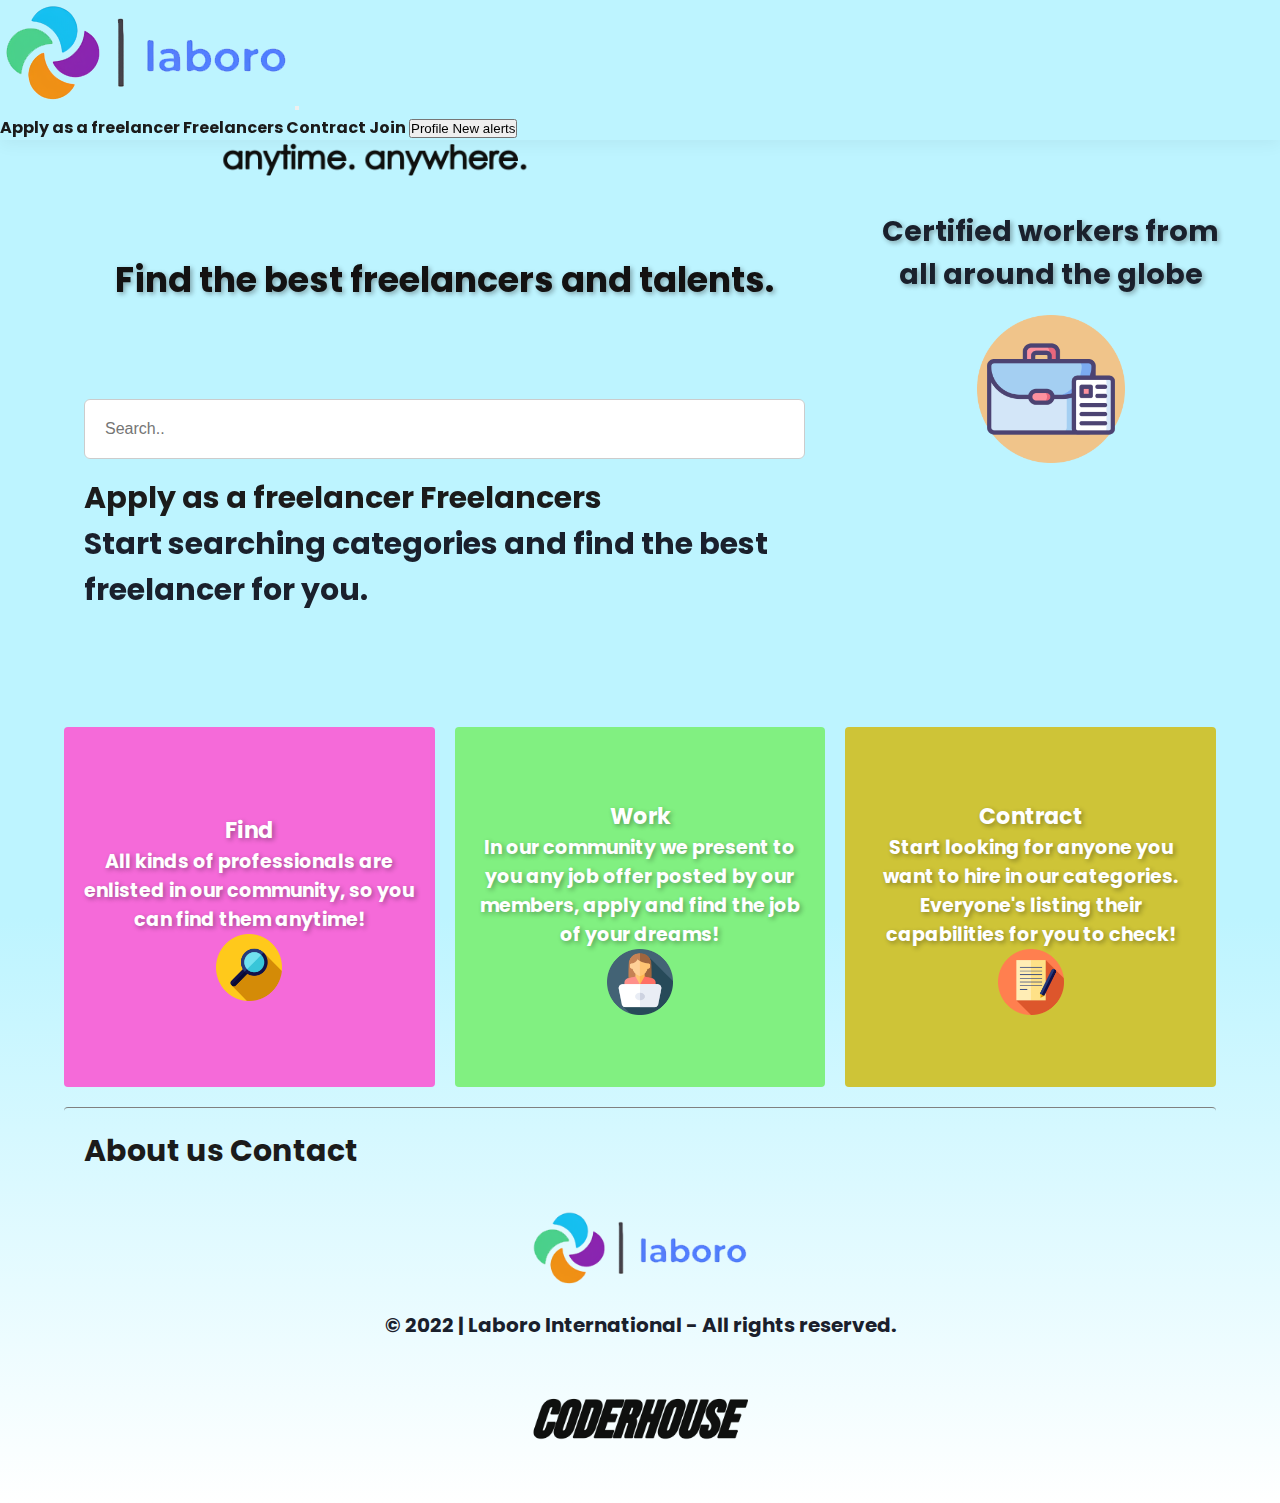
<file: index.html>
<!DOCTYPE html>
<html lang="en">
<head>
    <meta charset="UTF-8">
    <meta http-equiv="X-UA-Compatible" content="IE=edge">
    <meta name="viewport" content="width=device-width, initial-scale=1.0">
    <meta name="description" content="Find the best freelancers. Professionals and Talents from all around the world. Hire today!">
    <meta name="keywords" content="Freelancers, Business, Hiring, Talents, Workspace">
    <!-- CDN BS -->
    <link href="https://cdn.jsdelivr.net/npm/bootstrap@5.1.3/dist/css/bootstrap.min.css" rel="stylesheet" integrity="sha384-1BmE4kWBq78iYhFldvKuhfTAU6auU8tT94WrHftjDbrCEXSU1oBoqyl2QvZ6jIW3" crossorigin="anonymous">
    <link rel="stylesheet" href="./estilos/style.css">
    <link href="https://unpkg.com/aos@2.3.1/dist/aos.css" rel="stylesheet">
    <link rel="icon" type="image/x-icon" href="./images/logoIcon.png">
    <title>Laboro: Find the best Freelancers and Talents</title>
</head>
<body>



  <header class="header">
    <nav class="navbar navbar-expand-lg navbar-light bg-light">
     <div class="container-fluid">
       <a class="navbar-brand" href="index.html"><img class="logo" src="./images/logo.png" alt="logo"></a>
       <button class="navbar-toggler" type="button" data-bs-toggle="collapse" data-bs-target="#navbarNav" aria-controls="navbarNav" aria-expanded="false" aria-label="Toggle navigation">
         <span class="navbar-toggler-icon"></span>
       </button>
       <div class="collapse navbar-collapse justify-content-end flex-lg-nowrap" id="navbarNav">
        <div class="d-flex flex-row-reverse">
         <ul class="navbar-nav">
           <li class="nav-item">
             <a class="nav-link" href="./page_sections/signup.html">Apply as a freelancer</a>
           </li>
           <li class="nav-item">
             <a class="nav-link" href="./page_sections/freelancers.html">Freelancers</a>
           </li>
           <li class="nav-item">
            <a class="nav-link" href="./page_sections/hiring.html">Contract</a>
           </li>
           <li class="nav-item">
            <a class="nav-link" href="./page_sections/join.html">Join</a>
           </li>
            <a href="./page_sections/profile.html"><button  type="button" class="btn btn-primary position-relative">
            Profile
            <span class="position-absolute top-0 start-100 translate-middle p-2 bg-danger border border-light rounded-circle">
              <span class="visually-hidden">New alerts</span>
            </span>
          </button>
        </a>
         </ul>
        </div>
       </div>
     </div>
   </nav>
 </header>

<div class="contenedor">
            
        <main class="contenido">


            
            <figure data-aos="fade-right"
            data-aos-easing="linear"
            data-aos-duration="1100">
            
                <img class="logoLaboro" src="./images/noname.png" alt="logo">
  
           </figure>
  


            <h1 data-aos="fade-right"
            data-aos-easing="linear"
            data-aos-duration="1650" class="mainText">Find the best freelancers and talents. </h1>



            <div data-aos="fade-right"
            data-aos-easing="linear"
            data-aos-duration="1950">

                <form class="searchbar" action="action_page.php">
                <input type="text" placeholder="Search.." name="search">
                </form>

            </div>


            <div>
                <div data-aos="fade-right"
                data-aos-easing="linear"
                data-aos-duration="2450">

                <div class="d-grid gap-2 d-md-block mb-1">
                    <a href="./page_sections/signup.html" class="btn btn-outline-primary btn-lg" role="button"><span class="fw-bold">Apply as a freelancer</span></a>
                    <a href="./page_sections/freelancers.html" class="btn btn-outline-secondary btn-lg" role="button"><span class="fw-bold">Freelancers</span></a>
                </div>

            </div>




            <p data-aos="fade-down"
            data-aos-easing="linear"
            data-aos-duration="1000" class="textAreaSearchBar">
    
                Start searching categories and find the best freelancer for you.

             </p>

        </main>

    
        <aside class="sidebar">
            <h2 data-aos="fade-down"
            data-aos-easing="linear"
            data-aos-duration="1500">Certified workers from all around the globe</h2>

            <img data-aos="fade-zoom-in"
            data-aos-easing="ease-in-back"
            data-aos-delay="1100"
            data-aos-offset="0" class="sidebarPng" src="./images/sidebar.index.png.png" alt="briefcase">

        </aside>

        <div data-aos="fade-up"
        data-aos-duration="1400" class="widgets widget-1"> <h3 class="widgetTitles">Find</h3> 

        <h4 class="widgetTexts">All kinds of professionals are enlisted in our community, so you can find them anytime!</h4>
        
            <img class="widgetIcons" src="./images/search.png" alt="search.icon">

        </div>


        <div data-aos="fade-up"
        data-aos-duration="1600" class="widgets widget-2"> <h3 class="widgetTitles">Work</h3> 
        
        <h4 class="widgetTexts">In our community we present to you any job offer posted by our members, apply and find the job of your dreams!</h4>
            <img class="widgetIcons" src="./images/work.png" alt="work.icon">
        
        </div>

        <div data-aos="fade-up" 
        data-aos-duration="1800" class="widgets widget-3"> <h3 class="widgetTitles">Contract</h3> 
        
        <h4 class="widgetTexts">Start looking for anyone you want to hire in our categories. Everyone's listing their capabilities for you to check!</h4>
            <img class="widgetIcons" src="./images/contract.png" alt="contract.icon">

        </div>



        <footer class="footer">

        <div class="d-grid gap-2 col-6 mx-auto botonesFooter">
            <a href="./page_sections/about.html" class="btn btn-outline-secondary btn-lg" role="button"><span class="fw-bold">About us</span></a>
            <a href="./page_sections/contact.html" class="btn btn-outline-secondary btn-lg" role="button"><span class="fw-bold">Contact</span></a>
        </div>
    
        <a href="./page_sections/join.html"><img class="logoFooter" src="./images/logo.png" alt="logo footer"></a>
    
        <p class="footerCompany">© 2022 | Laboro International - All rights reserved. </p>
    
                        <!-- Enlace interactivo -->
    
        <a href="https://www.coderhouse.com"><img class="logoFooter" src="./images/logocoder.png" alt="logo coder"></a>
    
    </footer>

    </div>

<!-- SCRIPTS ANIMACIONES -->
    
    <script src="https://unpkg.com/aos@2.3.1/dist/aos.js"></script>
    <script>
      AOS.init();
    </script>

<script src="https://cdn.jsdelivr.net/npm/bootstrap@5.1.3/dist/js/bootstrap.bundle.min.js" integrity="sha384-ka7Sk0Gln4gmtz2MlQnikT1wXgYsOg+OMhuP+IlRH9sENBO0LRn5q+8nbTov4+1p" crossorigin="anonymous"></script>

</body>
</html>
</file>
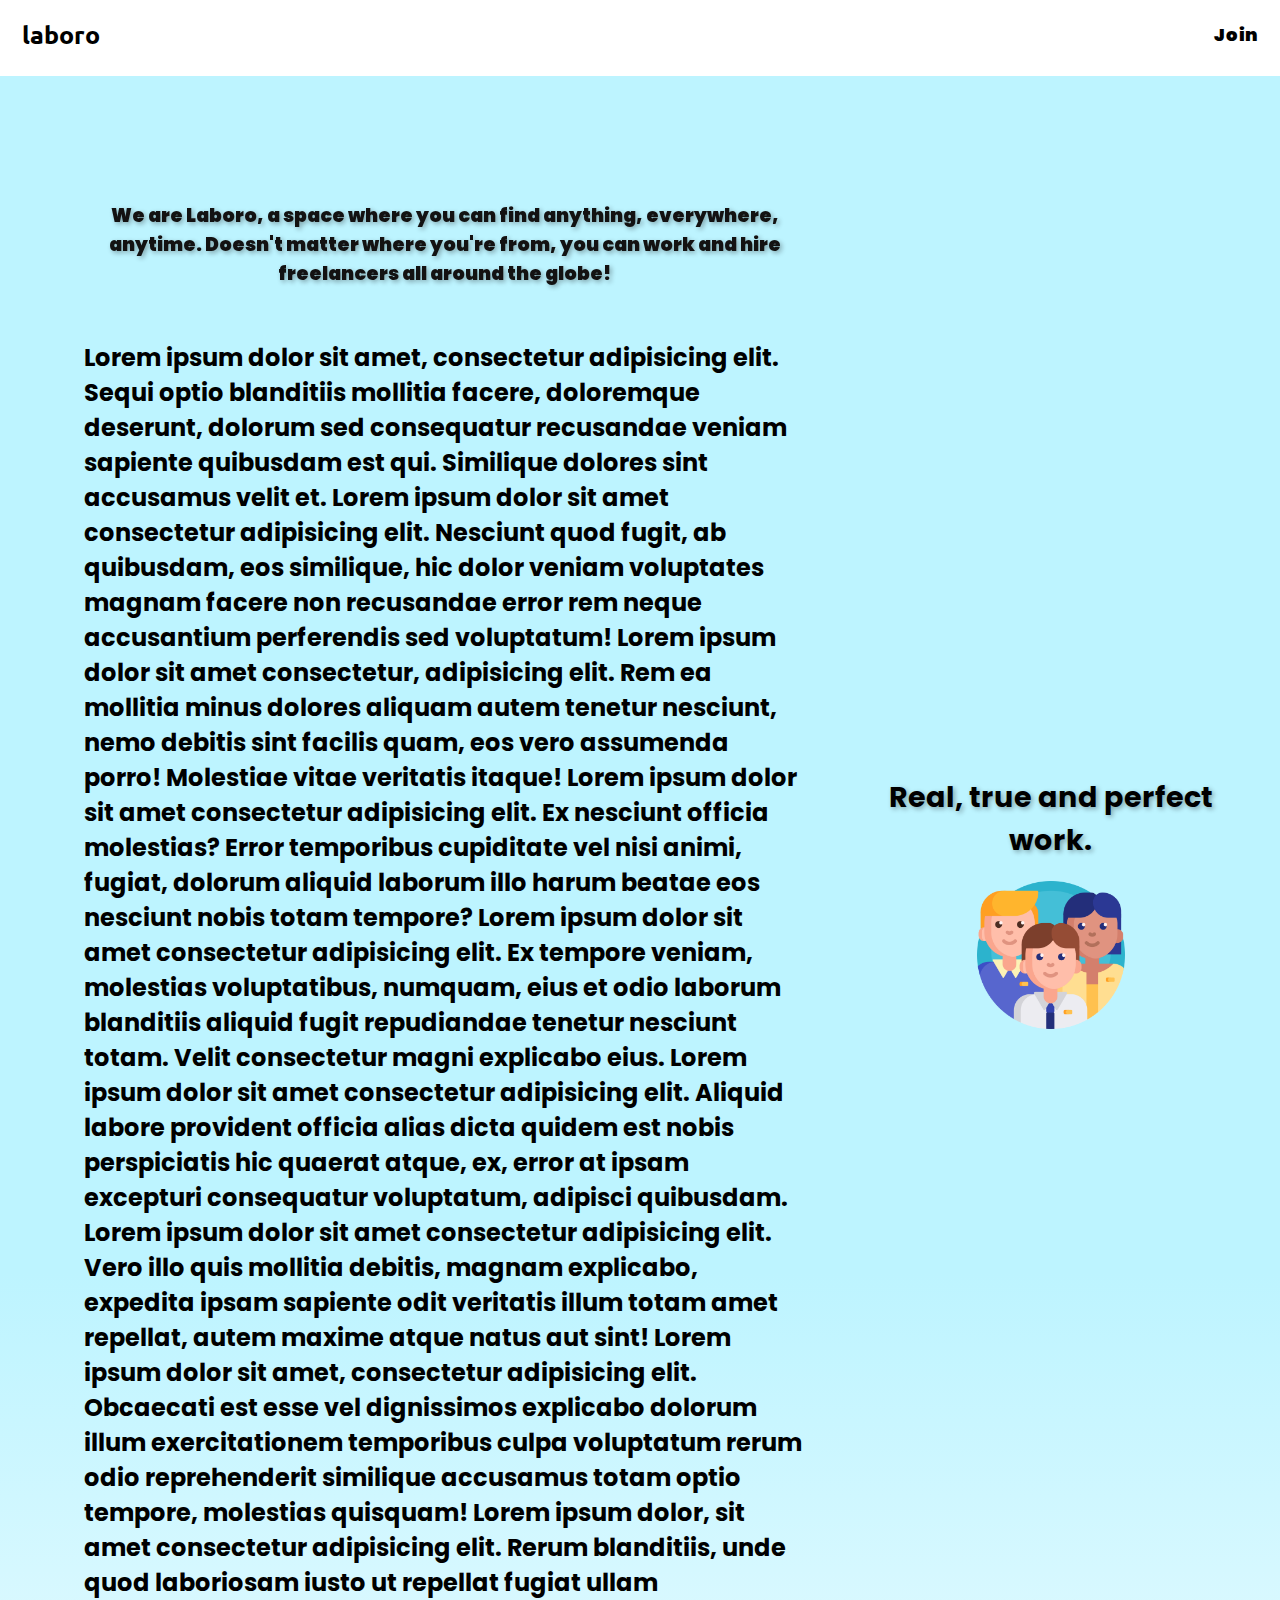
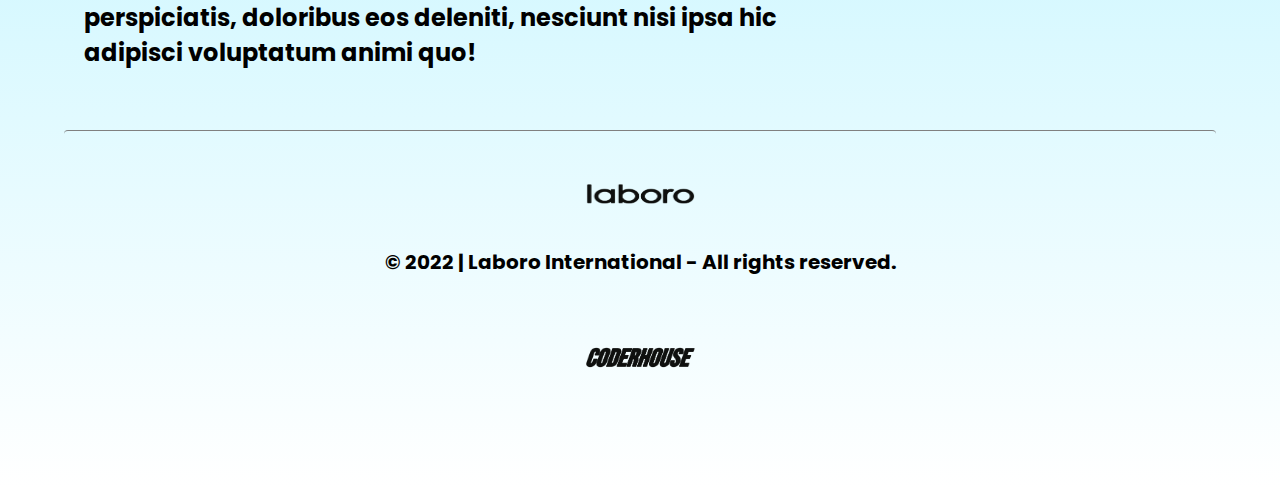
<file: page sections/about.html>
<!DOCTYPE html>
<html lang="en">
<head>
    <meta charset="UTF-8">
    <meta http-equiv="X-UA-Compatible" content="IE=edge">
    <meta name="viewport" content="width=device-width, initial-scale=1.0">
    <link rel="stylesheet" href="../estilos/estilo.css">
    <link href="https://unpkg.com/aos@2.3.1/dist/aos.css" rel="stylesheet">
    <title>Laboro</title>
</head>
<body>





    <header class="header">
        <nav>
            <ul>
            <li>
                <a href="../index.html" class="logo">laboro</a>
            </li>
           <!-- Enlace interno 'ir al Footer' eliminado por temas estéticos y de comodidad. -->
           <div class="header-right">
            <li>
                 <a class="join" href="join.html">Join</a>
            </li>
           </div>
           </ul> 

       </nav>
    </header>

<div class="contenedor">

    <div class="contenido">

    <p data-aos="fade-down"
    data-aos-easing="linear"
    data-aos-duration="1000" class="textAreaSearchBar">

        We are Laboro, a space where you can find anything, everywhere, anytime. Doesn't matter where you're from, you can work and hire freelancers all around the globe!

    </p>

    <p class="about">
                
    
        Lorem ipsum dolor sit amet, consectetur adipisicing elit. Sequi optio blanditiis mollitia facere, doloremque deserunt, dolorum sed consequatur recusandae veniam sapiente quibusdam est qui. Similique dolores sint accusamus velit et.
        Lorem ipsum dolor sit amet consectetur adipisicing elit. Nesciunt quod fugit, ab quibusdam, eos similique, hic dolor veniam voluptates magnam facere non recusandae error rem neque accusantium perferendis sed voluptatum!
        Lorem ipsum dolor sit amet consectetur, adipisicing elit. Rem ea mollitia minus dolores aliquam autem tenetur nesciunt, nemo debitis sint facilis quam, eos vero assumenda porro! Molestiae vitae veritatis itaque!
        Lorem ipsum dolor sit amet consectetur adipisicing elit. Ex nesciunt officia molestias? Error temporibus cupiditate vel nisi animi, fugiat, dolorum aliquid laborum illo harum beatae eos nesciunt nobis totam tempore?
        Lorem ipsum dolor sit amet consectetur adipisicing elit. Ex tempore veniam, molestias voluptatibus, numquam, eius et odio laborum blanditiis aliquid fugit repudiandae tenetur nesciunt totam. Velit consectetur magni explicabo eius.
        Lorem ipsum dolor sit amet consectetur adipisicing elit. Aliquid labore provident officia alias dicta quidem est nobis perspiciatis hic quaerat atque, ex, error at ipsam excepturi consequatur voluptatum, adipisci quibusdam.
        Lorem ipsum dolor sit amet consectetur adipisicing elit. Vero illo quis mollitia debitis, magnam explicabo, expedita ipsam sapiente odit veritatis illum totam amet repellat, autem maxime atque natus aut sint!
        Lorem ipsum dolor sit amet, consectetur adipisicing elit. Obcaecati est esse vel dignissimos explicabo dolorum illum exercitationem temporibus culpa voluptatum rerum odio reprehenderit similique accusamus totam optio tempore, molestias quisquam!
        Lorem ipsum dolor, sit amet consectetur adipisicing elit. Rerum blanditiis, unde quod laboriosam iusto ut repellat fugiat ullam perspiciatis, doloribus eos deleniti, nesciunt nisi ipsa hic adipisci voluptatum animi quo!

     </p>

    </div>

    <aside class="sidebar">

        <h2>Real, true and perfect work.</h2>
        <img class="sidebarPng" src="../images/people.png" alt="group-of-people">
    
    </aside>

        


    <footer class="footer">
       
    
        <a href="join.html"><img class="logoFooter" src="../images/logofooter.png" alt="logo footer"></a>
    
        <p class="footerCompany">© 2022 | Laboro International - All rights reserved. </p>
    
                        <!-- Enlace interactivo -->
    
        <a href="https://www.coderhouse.com"><img class="logoFooter" src="../images/logocoder.png" alt="logo coder"></a>
        
    
    </footer>

</div>

<!-- SCRIPTS ANIMACIONES -->
    
<script src="https://unpkg.com/aos@2.3.1/dist/aos.js"></script>
<script>
  AOS.init();
</script>

</body>
</html>
</file>
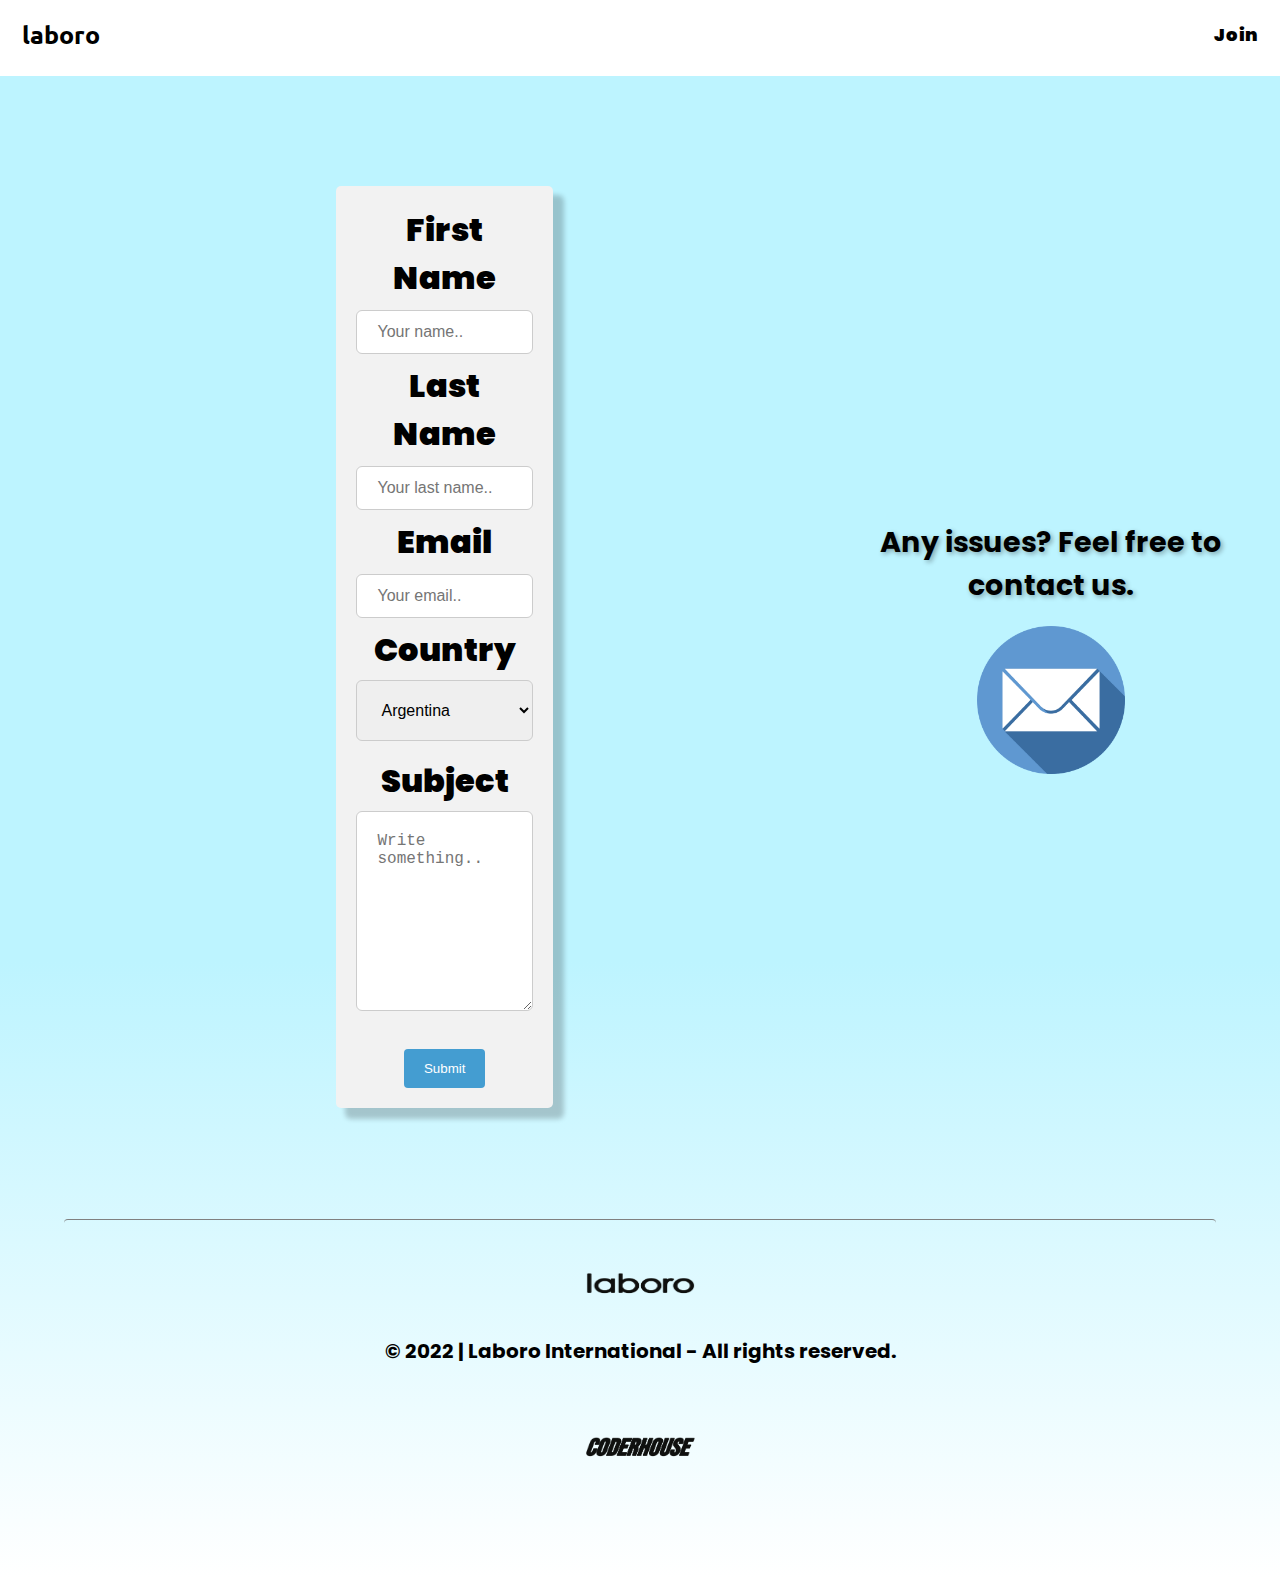
<file: page sections/contact.html>
<!DOCTYPE html>
<html lang="en">
<head>
    <meta charset="UTF-8">
    <meta http-equiv="X-UA-Compatible" content="IE=edge">
    <meta name="viewport" content="width=device-width, initial-scale=1.0">
    <link rel="stylesheet" href="../estilos/estilo.css">
    <link href="https://unpkg.com/aos@2.3.1/dist/aos.css" rel="stylesheet">
    <title>Laboro</title>
</head>
<body>
    



    <header class="header">
        <nav>
            <ul>
            <li>
                <a href="../index.html" class="logo">laboro</a>
            </li>
           <!-- Enlace interno 'ir al Footer' eliminado por temas estéticos y de comodidad. -->
           <div class="header-right">
            <li>
                 <a class="join" href="join.html">Join</a>
            </li>
           </div>
           </ul> 

       </nav>
    </header>
    
<div class="contenedor">


<div class="contenido">


    <div class="container">
        <form action="action_page.php">
      
          <label class="formsLabels" for="fname">First Name</label>
          <input type="text" id="fname" name="firstname" placeholder="Your name..">
      
          <label class="formsLabels" for="lname">Last Name</label>
          <input type="text" id="lname" name="lastname" placeholder="Your last name..">

          <label class="formsLabels" for="email">Email</label>
          <input type="text" id="email" name="email" placeholder="Your email..">
      
          <label  class="formsLabels" for="country">Country</label>
          <select id="country" name="country">
            <option value="argentina">Argentina</option>
            <option value="chile">Chile</option>
            <option value="brasil">Brasil</option>
            <option value="uruguay">Uruguay</option>
            <option value="paraguay">Paraguay</option>
            <option value="olivia">Bolivia</option>
          </select>
      
          <label class="formsLabels" for="subject">Subject</label>
          <textarea id="subject" name="subject" placeholder="Write something.." style="height:200px"></textarea>
      
          <input type="submit" value="Submit">
      
        </form>
      </div>
</div>

<aside class="sidebar">

    <h2>Any issues? Feel free to contact us.</h2>

    <img class="sidebarPng" src="../images/mail.png" alt="mail">

</aside>




    <footer class="footer">
       
    
        <a href="join.html"><img class="logoFooter" src="../images/logofooter.png" alt="logo footer"></a>
    
        <p class="footerCompany">© 2022 | Laboro International - All rights reserved. </p>
    
                        <!-- Enlace interactivo -->
    
        <a href="https://www.coderhouse.com"><img class="logoFooter" src="../images/logocoder.png" alt="logo coder"></a>
    
    </footer>

</div>    

<!-- SCRIPTS ANIMACIONES -->
    
<script src="https://unpkg.com/aos@2.3.1/dist/aos.js"></script>
<script>
  AOS.init();
</script>

</body>
</html>
</file>
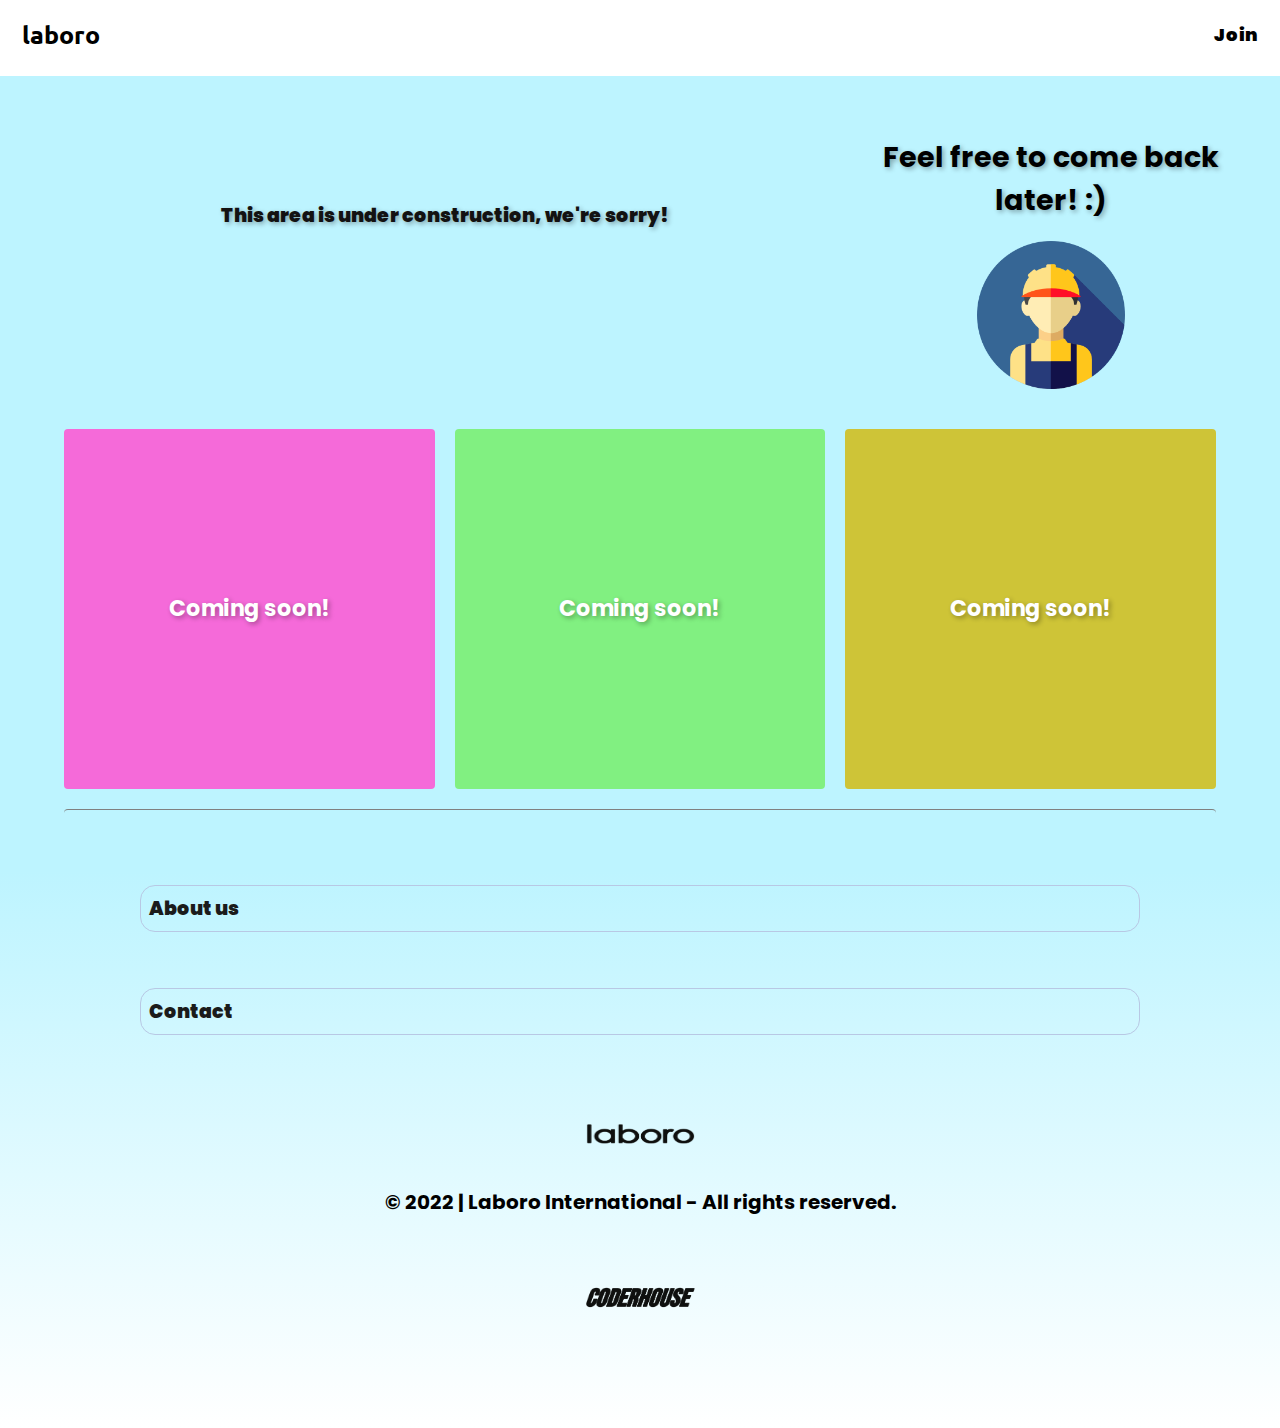
<file: page sections/freelancers.html>
<!DOCTYPE html>
<html lang="en">
<head>
    <meta charset="UTF-8">
    <meta http-equiv="X-UA-Compatible" content="IE=edge">
    <meta name="viewport" content="width=device-width, initial-scale=1.0">
    <link rel="stylesheet" href="../estilos/estilo.css">
    <link href="https://unpkg.com/aos@2.3.1/dist/aos.css" rel="stylesheet">
    <title>Laboro</title>
</head>
<body>
    





    <header class="header">
        <nav>
            <ul>
            <li>
                <a href="../index.html" class="logo">laboro</a>
            </li>
           <!-- Enlace interno 'ir al Footer' eliminado por temas estéticos y de comodidad. -->
           <div class="header-right">
            <li>
                 <a class="join" href="join.html">Join</a>
            </li>
           </div>
           </ul> 

       </nav>
    </header>

<div class="contenedor">

    <div class="contenido">
    <p class="textAreaSearchBar">

        This area is under construction, we're sorry!

    </p>
    </div>

    <aside class="sidebar">

        <h2>Feel free to come back later! :)</h2>
        <img class="sidebarPng" src="../images/worker.png" alt="worker">
    
    </aside>

    <div class="widgets widget-1"> <h3>Coming soon!</h3> 
        
        
    
    </div>
    
    
    <div class="widgets widget-2"> <h3>Coming soon!</h3> 
    
        
    
    </div>
    
    <div class="widgets widget-3"> <h3>Coming soon!</h3> 
    
        
    
    </div>
    

    <footer class="footer">

        <nav>
    
            <ul>
                <li>
                   <a href="about.html">About us</a>
                </li>
                <li>
                   <a href="contact.html">Contact</a>
                </li>
            </ul>
    
       </nav>
       
    
        <a href="join.html"><img class="logoFooter" src="../images/logofooter.png" alt="logo footer"></a>
    
        <p class="footerCompany">© 2022 | Laboro International - All rights reserved. </p>
    
                        <!-- Enlace interactivo -->
    
        <a href="https://www.coderhouse.com"><img class="logoFooter" src="../images/logocoder.png" alt="logo coder"></a>
    
    </footer>

    
</div>

<!-- SCRIPTS ANIMACIONES -->
    
<script src="https://unpkg.com/aos@2.3.1/dist/aos.js"></script>
<script>
  AOS.init();
</script>

</body>
</html>
</file>
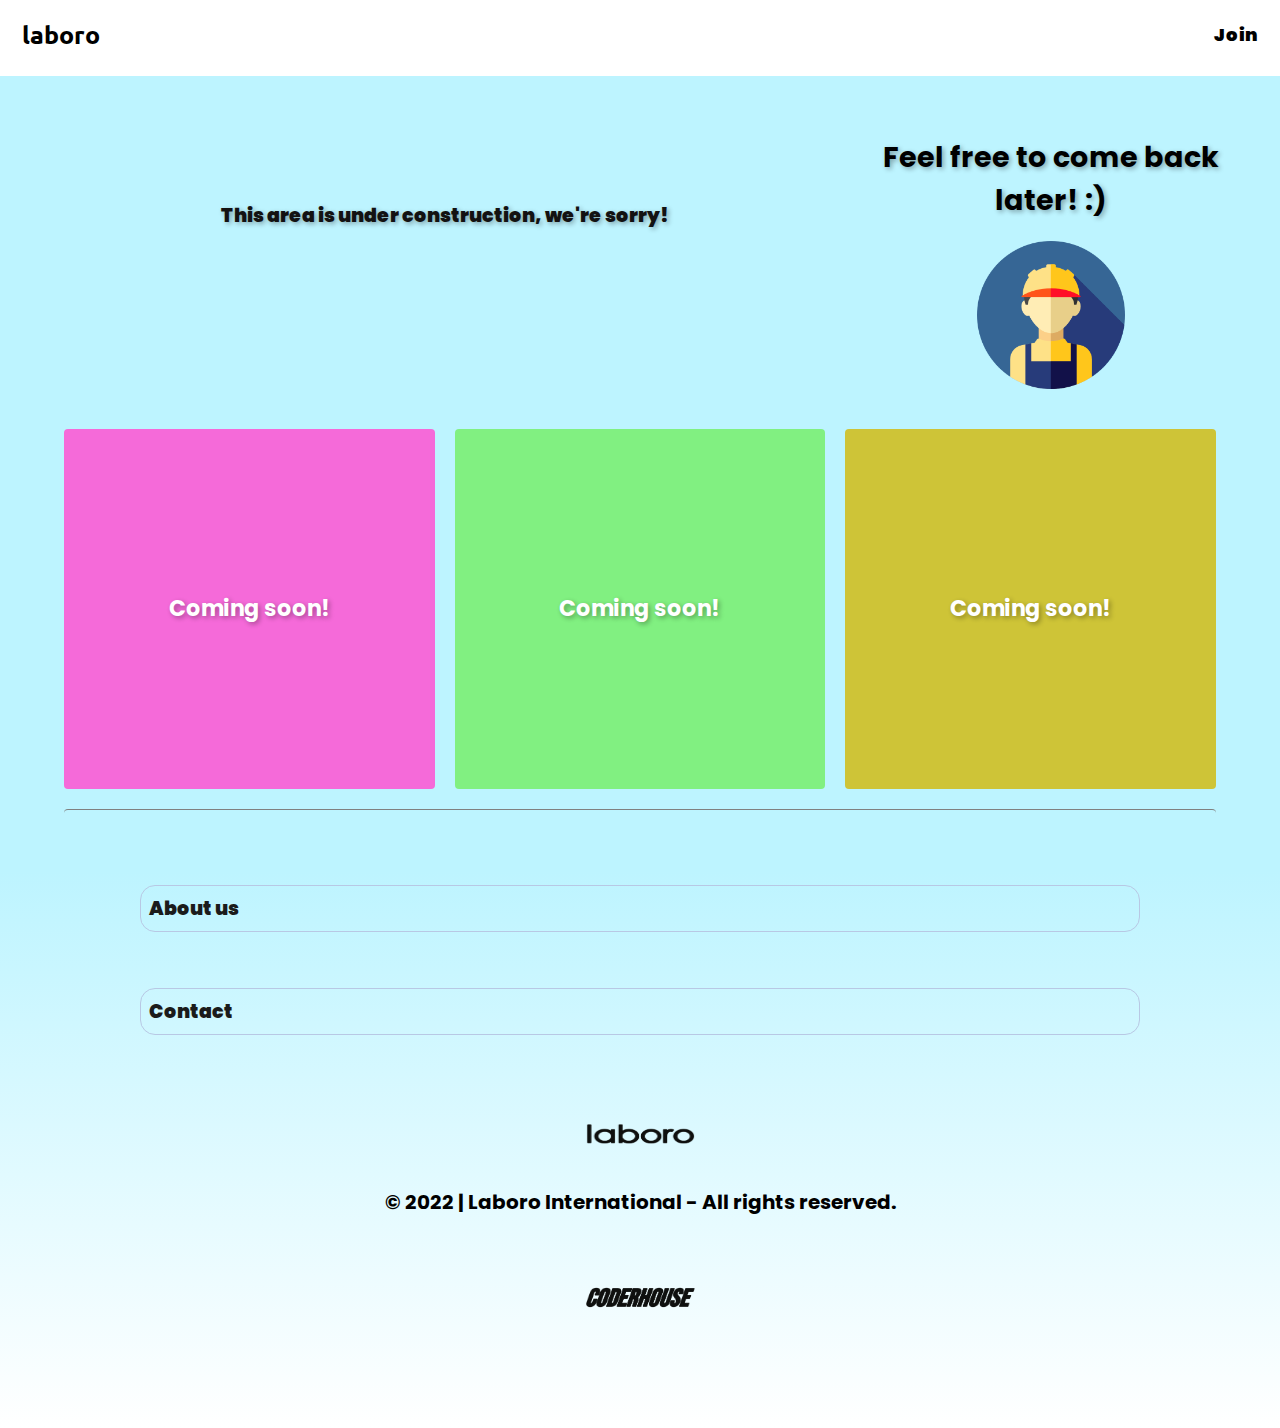
<file: page sections/hiring.html>
<!DOCTYPE html>
<html lang="en">
<head>
    <meta charset="UTF-8">
    <meta http-equiv="X-UA-Compatible" content="IE=edge">
    <meta name="viewport" content="width=device-width, initial-scale=1.0">
    <link rel="stylesheet" href="../estilos/estilo.css">
    <link href="https://unpkg.com/aos@2.3.1/dist/aos.css" rel="stylesheet">
    <title>Laboro</title>
</head>
<body>
    



    <header class="header">
        <nav>
            <ul>
            <li>
                <a href="../index.html" class="logo">laboro</a>
            </li>
           <!-- Enlace interno 'ir al Footer' eliminado por temas estéticos y de comodidad. -->
           <div class="header-right">
            <li>
                 <a class="join" href="join.html">Join</a>
            </li>
           </div>
           </ul> 

       </nav>
    </header>

<div class="contenedor">

        <div class="contenido">
        <p class="textAreaSearchBar">
    
            This area is under construction, we're sorry!
    
        </p>
        </div>
    
        <aside class="sidebar">
    
            <h2>Feel free to come back later! :)</h2>
            <img class="sidebarPng" src="../images/worker.png" alt="worker">
        
        </aside>
    
        <div class="widgets widget-1"> <h3>Coming soon!</h3> 
            
            
        
        </div>
        
        
        <div class="widgets widget-2"> <h3>Coming soon!</h3> 
        
            
        
        </div>
        
        <div class="widgets widget-3"> <h3>Coming soon!</h3> 
        
            
        
        </div>
        
    
        <footer class="footer">
    
            <nav>
        
                <ul>
                    <li>
                       <a href="about.html">About us</a>
                    </li>
                    <li>
                       <a href="contact.html">Contact</a>
                    </li>
                </ul>
        
           </nav>
           
        
            <a href="join.html"><img class="logoFooter" src="../images/logofooter.png" alt="logo footer"></a>
        
            <p class="footerCompany">© 2022 | Laboro International - All rights reserved. </p>
        
                            <!-- Enlace interactivo -->
        
            <a href="https://www.coderhouse.com"><img class="logoFooter" src="../images/logocoder.png" alt="logo coder"></a>
        
        </footer>
    
        

</div>

<!-- SCRIPTS ANIMACIONES -->
    
<script src="https://unpkg.com/aos@2.3.1/dist/aos.js"></script>
<script>
  AOS.init();
</script>

</body>
</html>
</file>
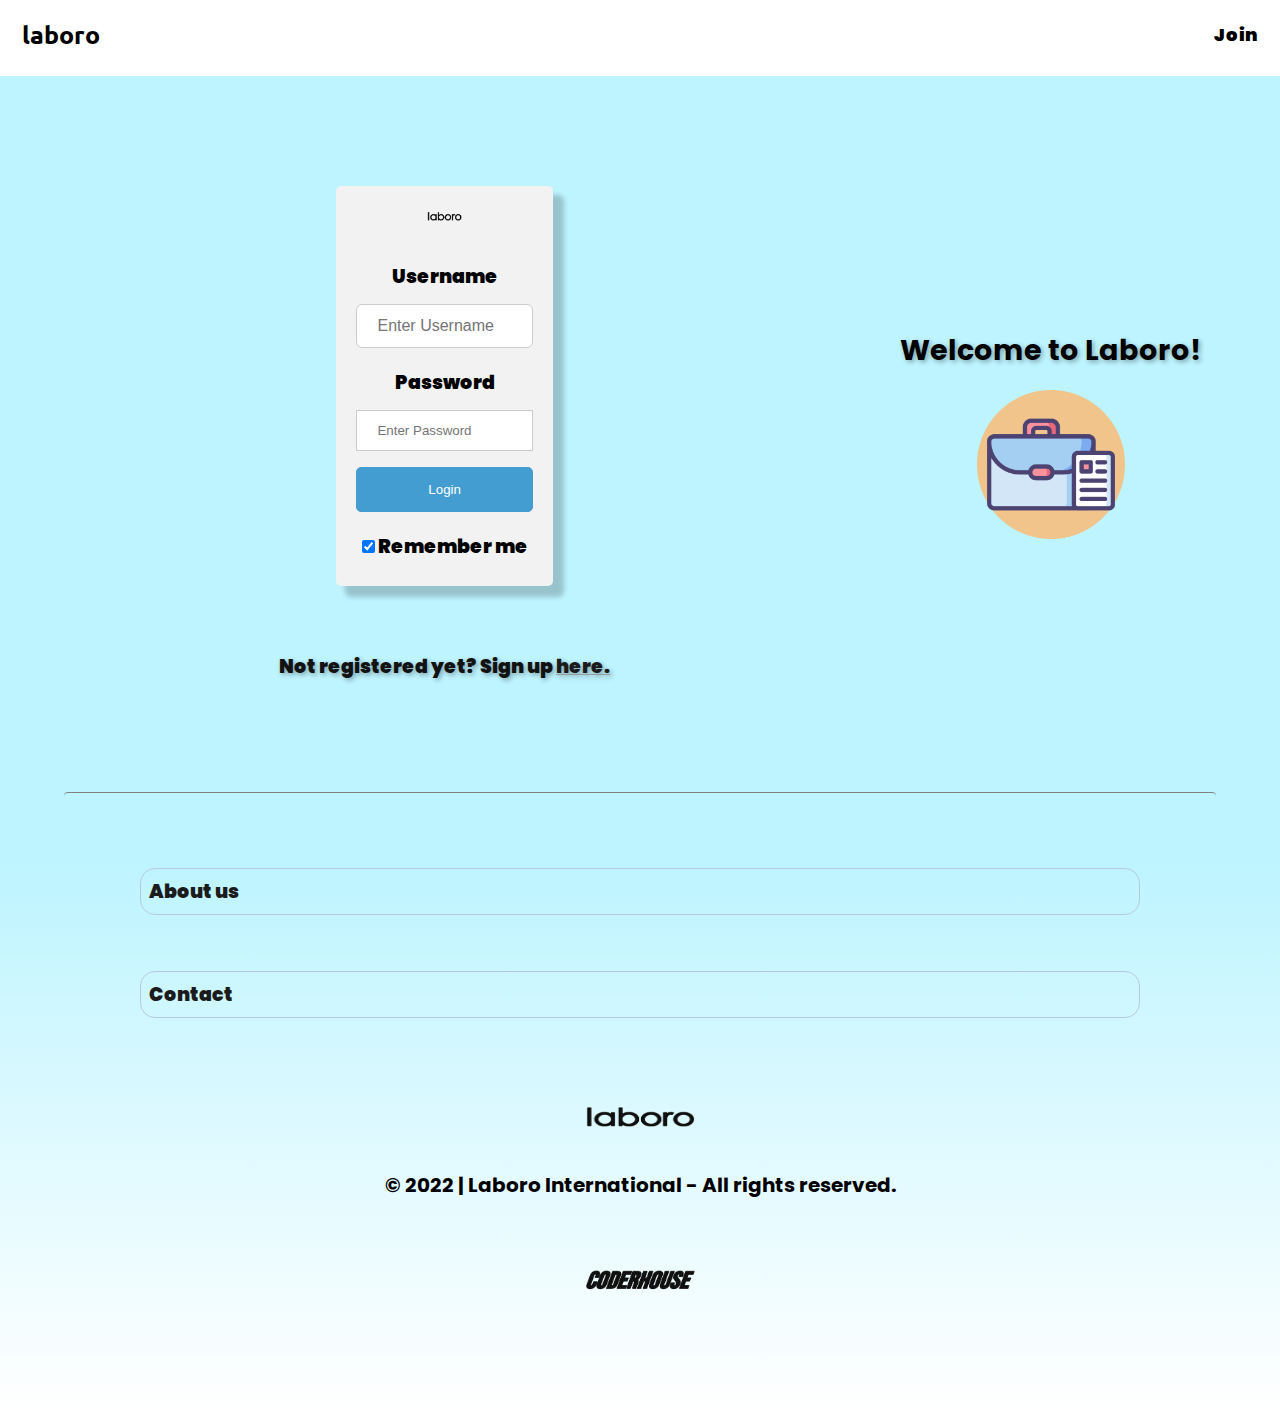
<file: page sections/join.html>
<!DOCTYPE html>
<html lang="en">
<head>
    <meta charset="UTF-8">
    <meta http-equiv="X-UA-Compatible" content="IE=edge">
    <meta name="viewport" content="width=device-width, initial-scale=1.0">
    <link rel="stylesheet" href="../estilos/estilo.css">
    <link href="https://unpkg.com/aos@2.3.1/dist/aos.css" rel="stylesheet">
    <title>Laboro</title>
</head>
<body>
    

    <header class="header">
        <nav>
            <ul>
            <li>
                <a href="../index.html" class="logo">laboro</a>
            </li>
           <!-- Enlace interno 'ir al Footer' eliminado por temas estéticos y de comodidad. -->
           <div class="header-right">
            <li>
                 <a class="join" href="join.html">Join</a>
            </li>
           </div>
           </ul> 

       </nav>
    </header>

<div class="contenedor">

    <div class="contenido">
    <form>
        <div class="container">
        <img class="logoJoin" src="../images/logofooter.png" alt="logo footer">
          <label class="joinLabels" for="uname">Username</label>
          <input type="text" placeholder="Enter Username" name="uname" required>
      
          <label class="joinLabels" for="psw">Password</label>
          <input type="password" placeholder="Enter Password" name="psw" required>
          <button type="submit">Login</button>

          <label class="remember">
            <input type="checkbox" checked="checked" name="remember"> Remember me
          </label>
        </div>

    </form>

    <p class="textLogin"> 

        <span>Not registered yet? Sign up <a class="register" href="signup.html">here.</a></span>

    </p>

        </div>

    <aside class="sidebar">

        <h2>Welcome to Laboro!</h2>

        <img class="sidebarPng" src="../images/sidebar.index.png.png" alt="briefcase">

    </aside>


    <footer class="footer">

        <nav>
    
            <ul>
                <li>
                   <a href="about.html">About us</a>
                </li>
                <li>
                   <a href="contact.html">Contact</a>
                </li>
            </ul>
    
       </nav>
       
    
        <a href="join.html"><img class="logoFooter" src="../images/logofooter.png" alt="logo footer"></a>
    
        <p class="footerCompany">© 2022 | Laboro International - All rights reserved. </p>
    
                        <!-- Enlace interactivo -->
    
        <a href="https://www.coderhouse.com"><img class="logoFooter" src="../images/logocoder.png" alt="logo coder"></a>
    
    </footer>
    
</div>

<!-- SCRIPTS ANIMACIONES -->
    
<script src="https://unpkg.com/aos@2.3.1/dist/aos.js"></script>
<script>
  AOS.init();
</script>
    
</body>
</html>
</file>
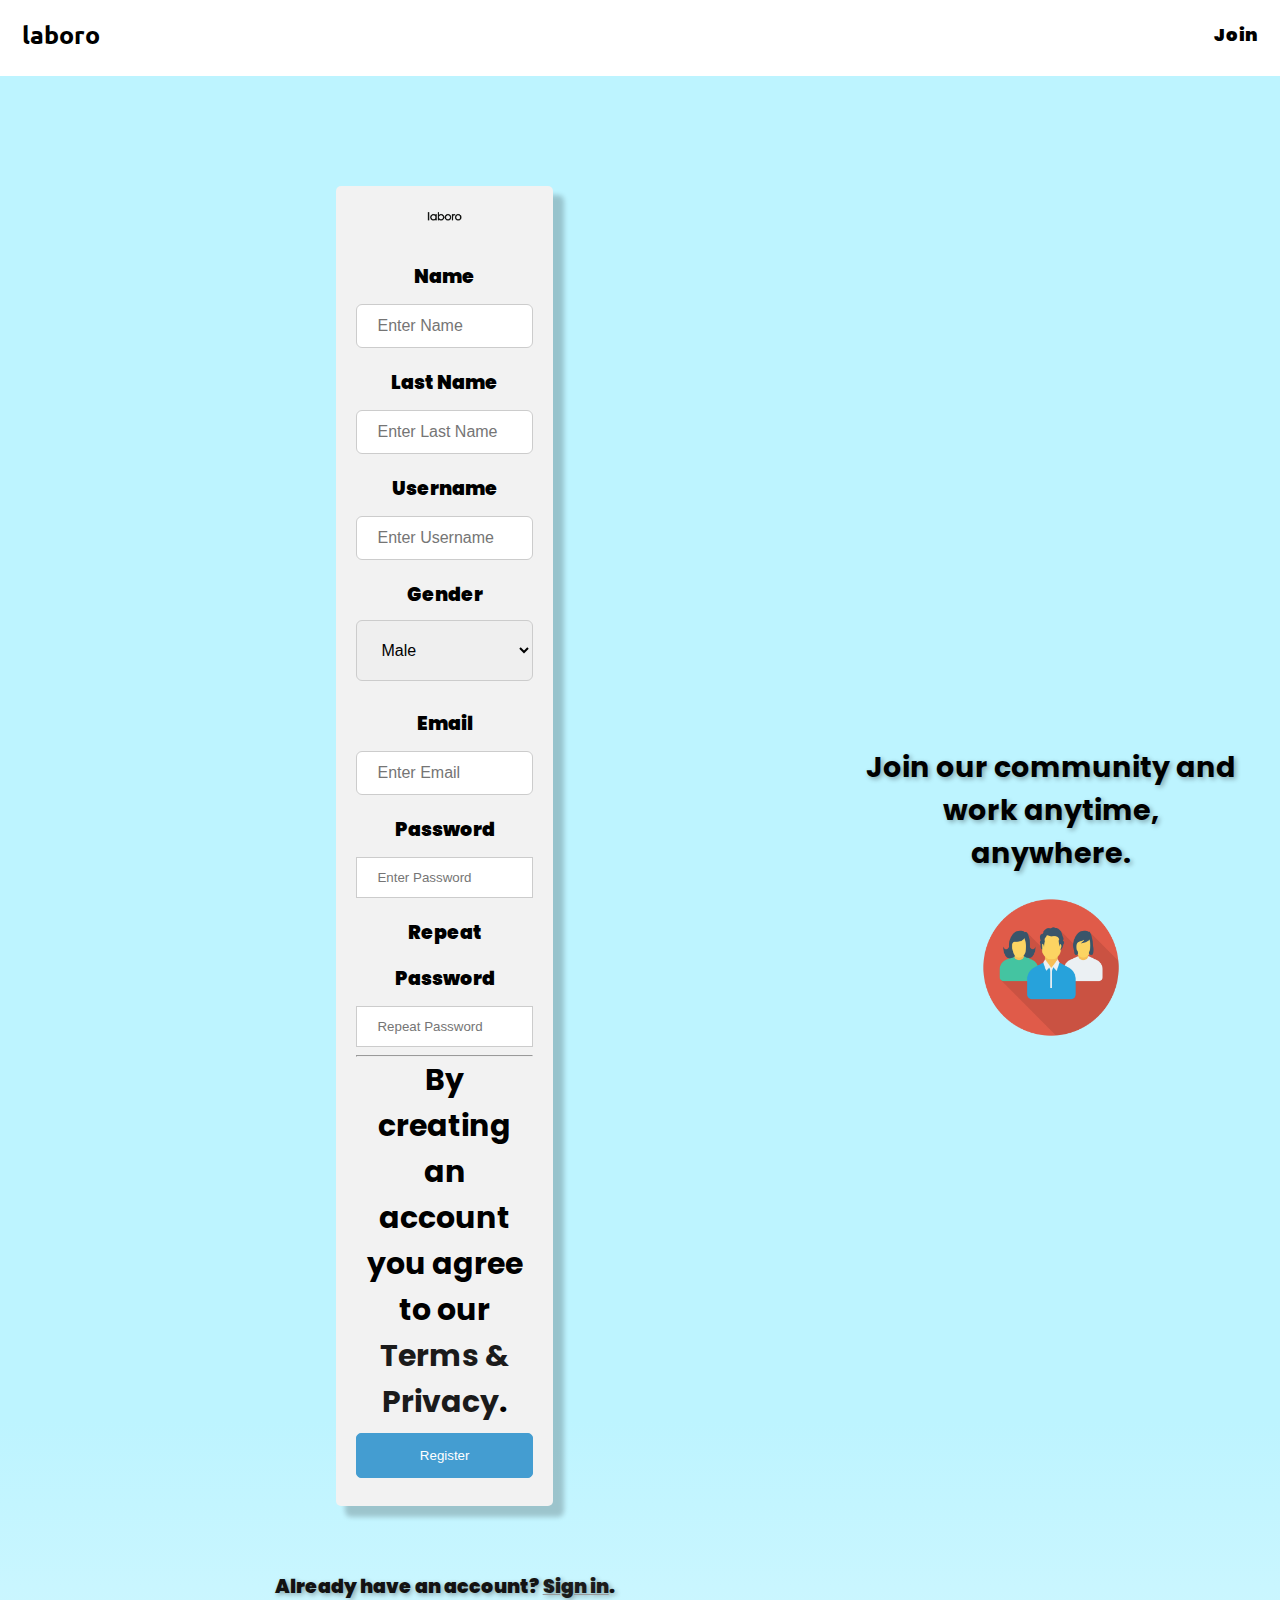
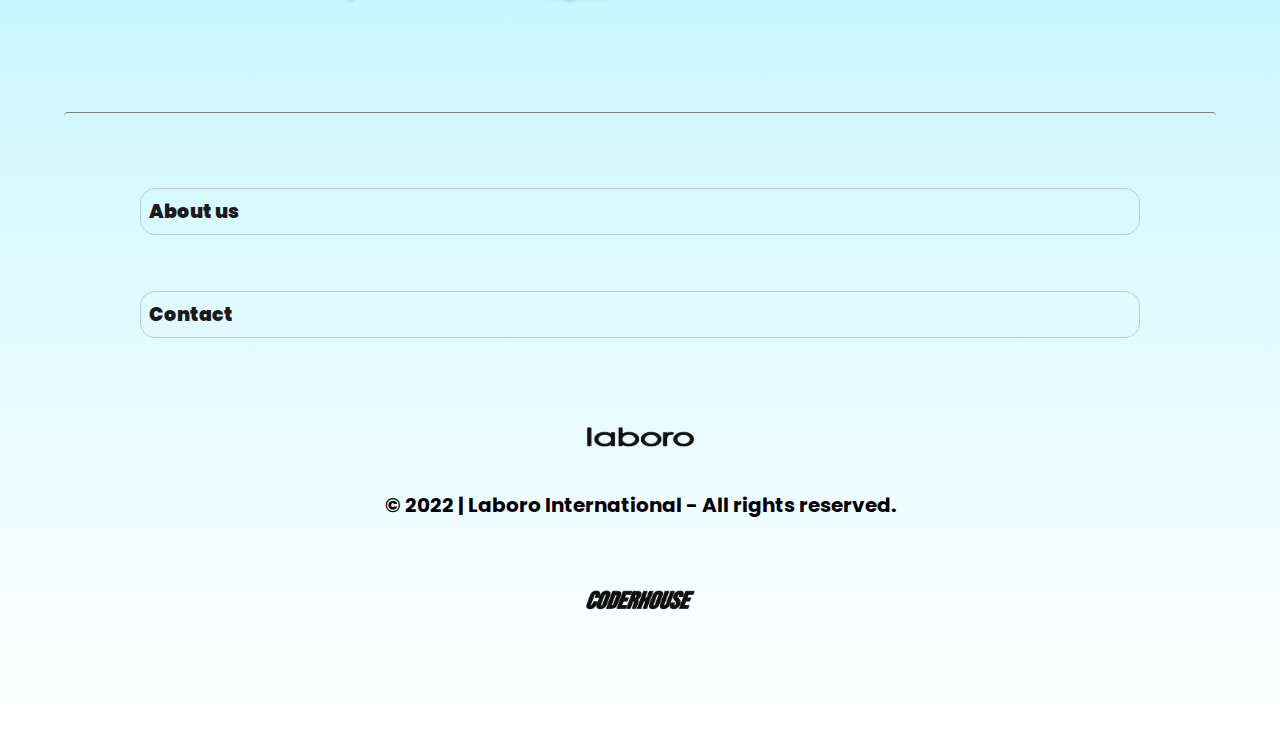
<file: page sections/signup.html>
<!DOCTYPE html>
<html lang="en">
    <head>
        <meta charset="UTF-8">
        <meta http-equiv="X-UA-Compatible" content="IE=edge">
        <meta name="viewport" content="width=device-width, initial-scale=1.0">
        <link rel="stylesheet" href="../estilos/estilo.css">
        <link href="https://unpkg.com/aos@2.3.1/dist/aos.css" rel="stylesheet">
        <title>Laboro</title>
    </head>
<body>


    <header class="header">
        <nav>
            <ul>
            <li>
                <a href="../index.html" class="logo">laboro</a>
            </li>
           <!-- Enlace interno 'ir al Footer' eliminado por temas estéticos y de comodidad. -->
           <div class="header-right">
            <li>
                 <a class="join" href="join.html">Join</a>
            </li>
           </div>
           </ul> 

       </nav>
    </header>

<div class="contenedor">

    <div class="contenido">
    <form>
        <div class="container">
            <img class="logoRegister" src="../images/logofooter.png" alt="logo footer">

          <label class="registerLabel" for="name">Name</label>
          <input type="text" placeholder="Enter Name" name="name" id="name" required>

          <label class="registerLabel" for="lname">Last Name</label>
          <input type="text" placeholder="Enter Last Name" name="lname" id="lname" required>

          <label class="registerLabel" for="uname">Username</label>
          <input type="text" placeholder="Enter Username" name="lname" id="uname" required>

          <label  class="registerLabel" for="gender">Gender</label>
          <select id="gender" name="gender">
            <option value="male">Male</option>
            <option value="female">Female</option>
            <option value="other">Other</option>

          </select>

          <label class="registerLabel" for="email">Email</label>
          <input type="text" placeholder="Enter Email" name="email" id="email" required>
      
          <label class="registerLabel" for="psw">Password</label>
          <input type="password" placeholder="Enter Password" name="psw" id="psw" required>
      
          <label class="registerLabel" for="psw-repeat">Repeat Password</label>
          <input type="password" placeholder="Repeat Password" name="psw-repeat" id="psw-repeat" required>
          <hr>
      
          <p>By creating an account you agree to our <a href="#">Terms & Privacy</a>.</p>
          <button type="submit" class="registerbtn">Register</button>
        </div>
      
        
          <p class="textRegister">
              
            Already have an account? <a class="sign" href="join.html">Sign in</a>.
        
          </p>
 

      </form>
    </div>

    

        <aside class="sidebar">

        <h2>Join our community and work anytime, anywhere.</h2>

        <img class="sidebarPng" src="../images/group.png" alt="group-of-people">

     </aside>

    <footer class="footer">

        <nav>
    
            <ul>
                <li>
                   <a href="about.html">About us</a>
                </li>
                <li>
                   <a href="contact.html">Contact</a>
                </li>
            </ul>
    
       </nav>
       
    
        <a href="join.html"><img class="logoFooter" src="../images/logofooter.png" alt="logo footer"></a>
    
        <p class="footerCompany">© 2022 | Laboro International - All rights reserved. </p>
    
                        <!-- Enlace interactivo -->
    
        <a href="https://www.coderhouse.com"><img class="logoFooter" src="../images/logocoder.png" alt="logo coder"></a>
    
    </footer>
</div>

<!-- SCRIPTS ANIMACIONES -->
    
<script src="https://unpkg.com/aos@2.3.1/dist/aos.js"></script>
<script>
  AOS.init();
</script>

</body>
</html>
</file>
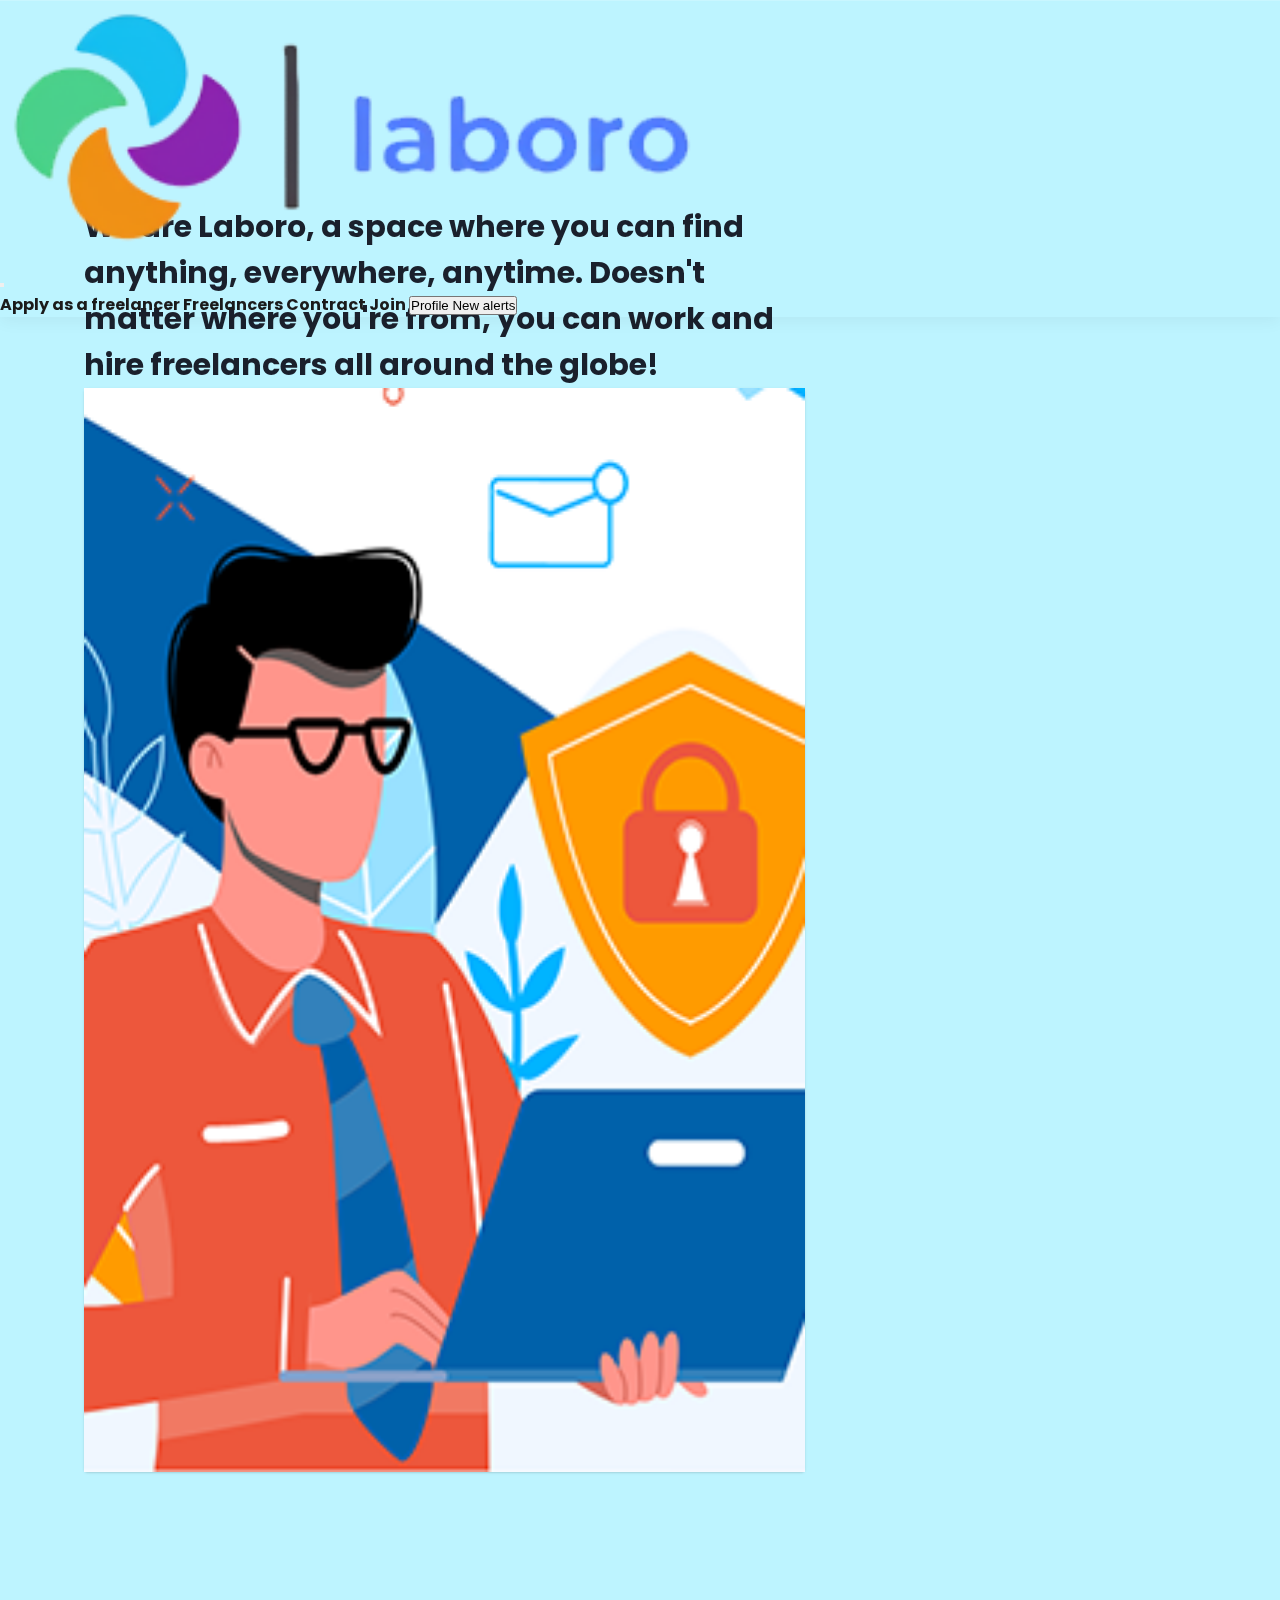
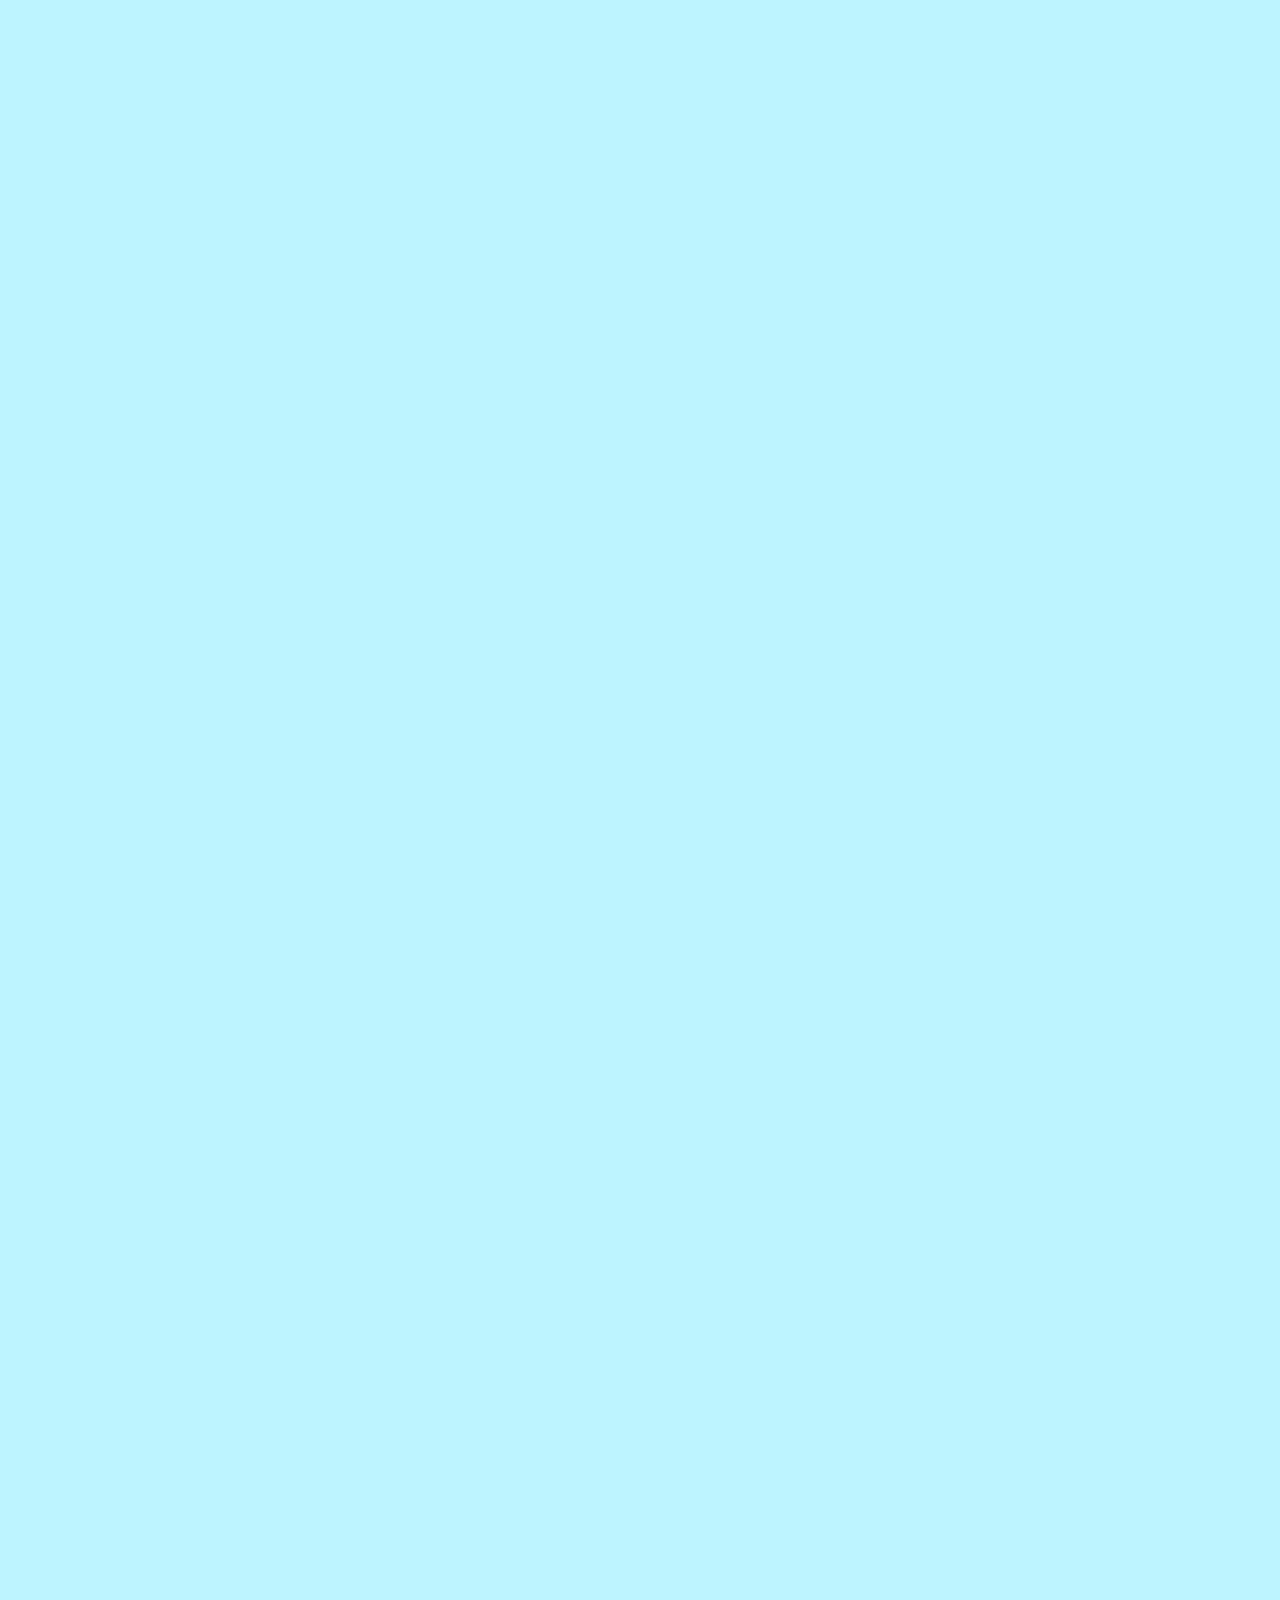
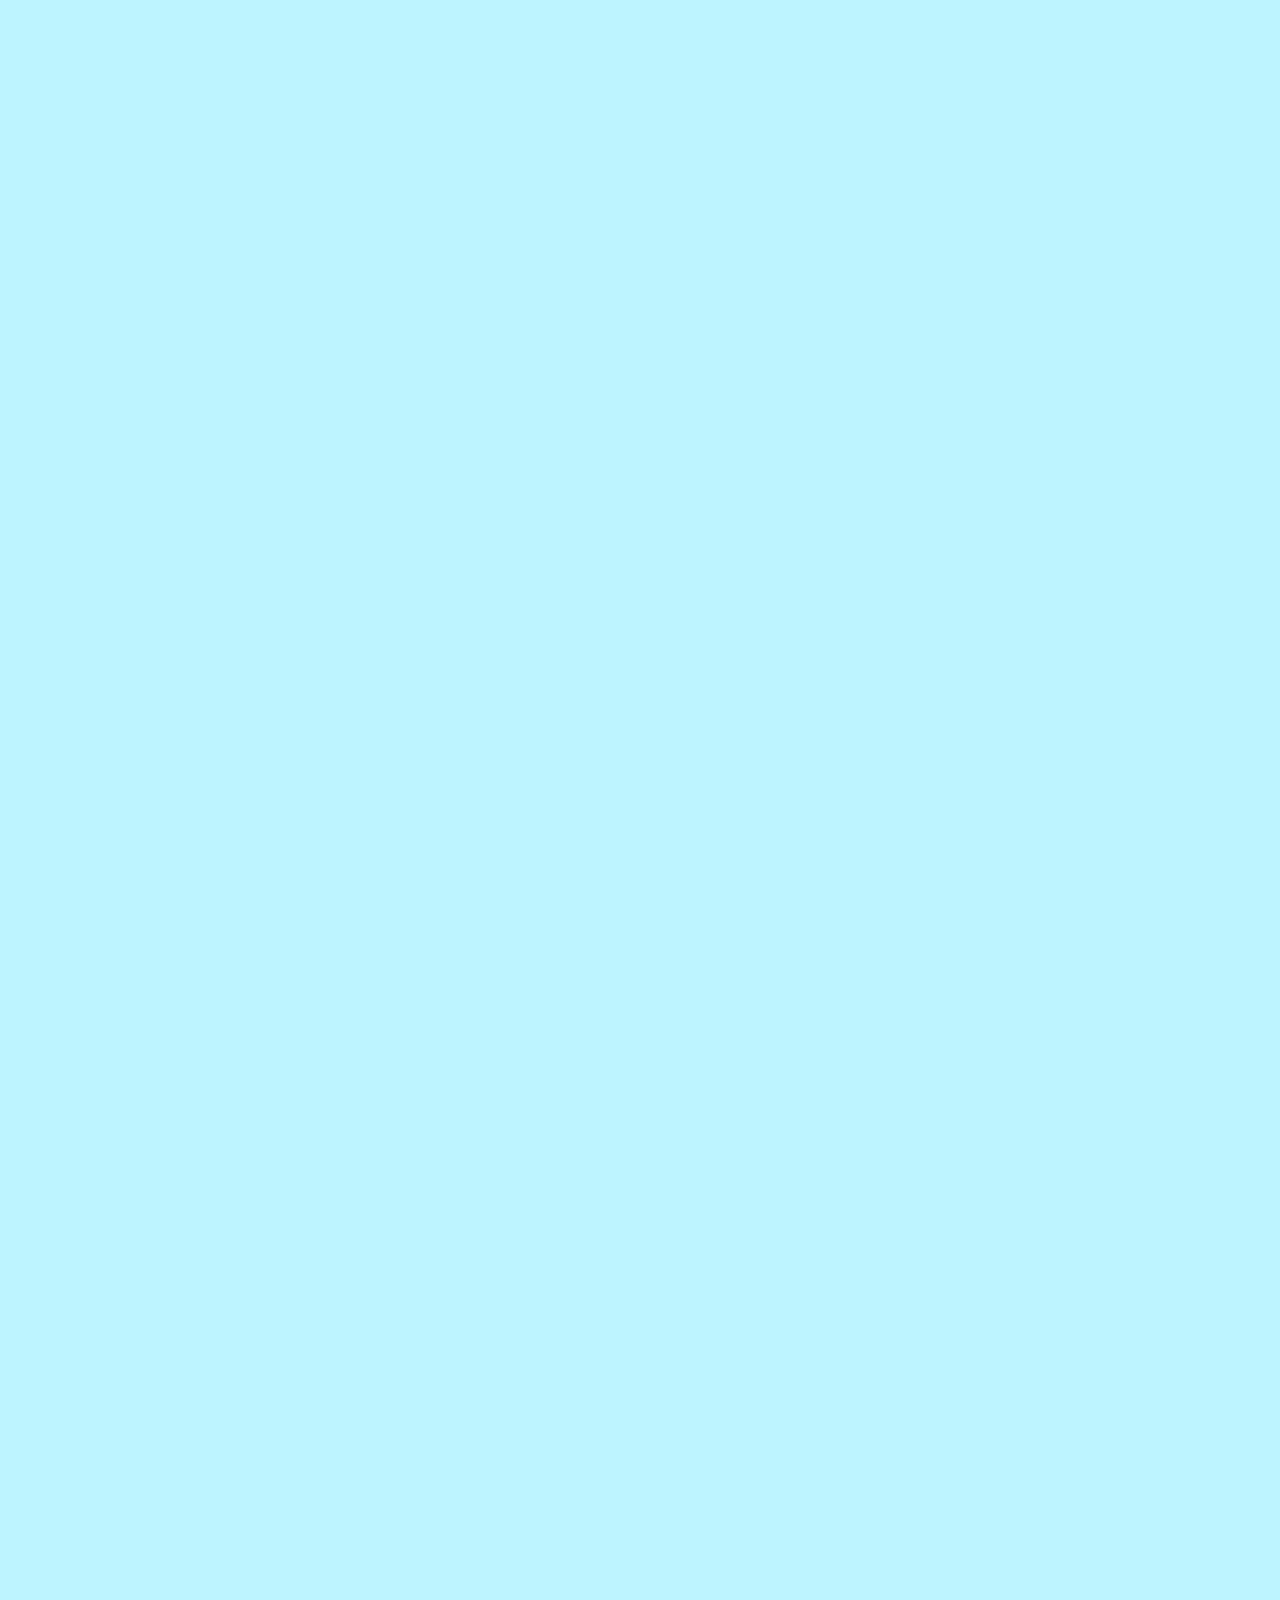
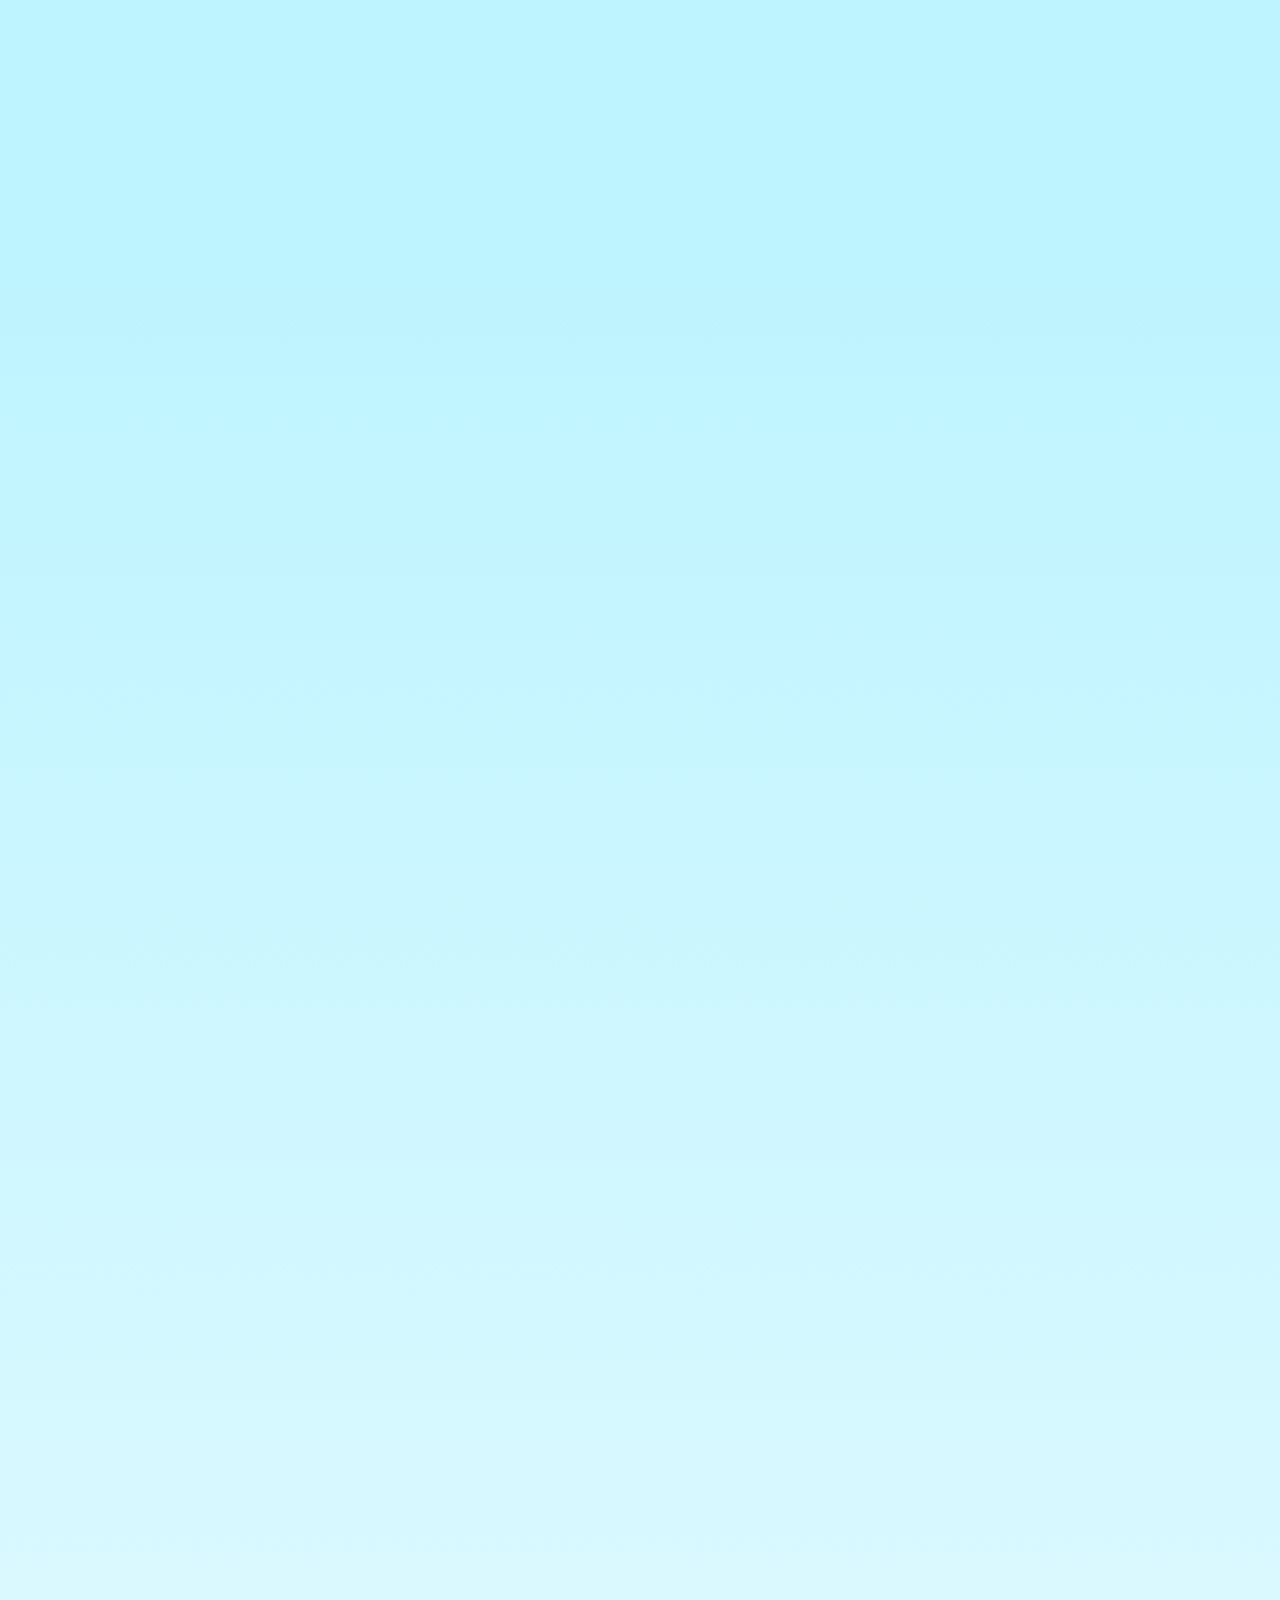
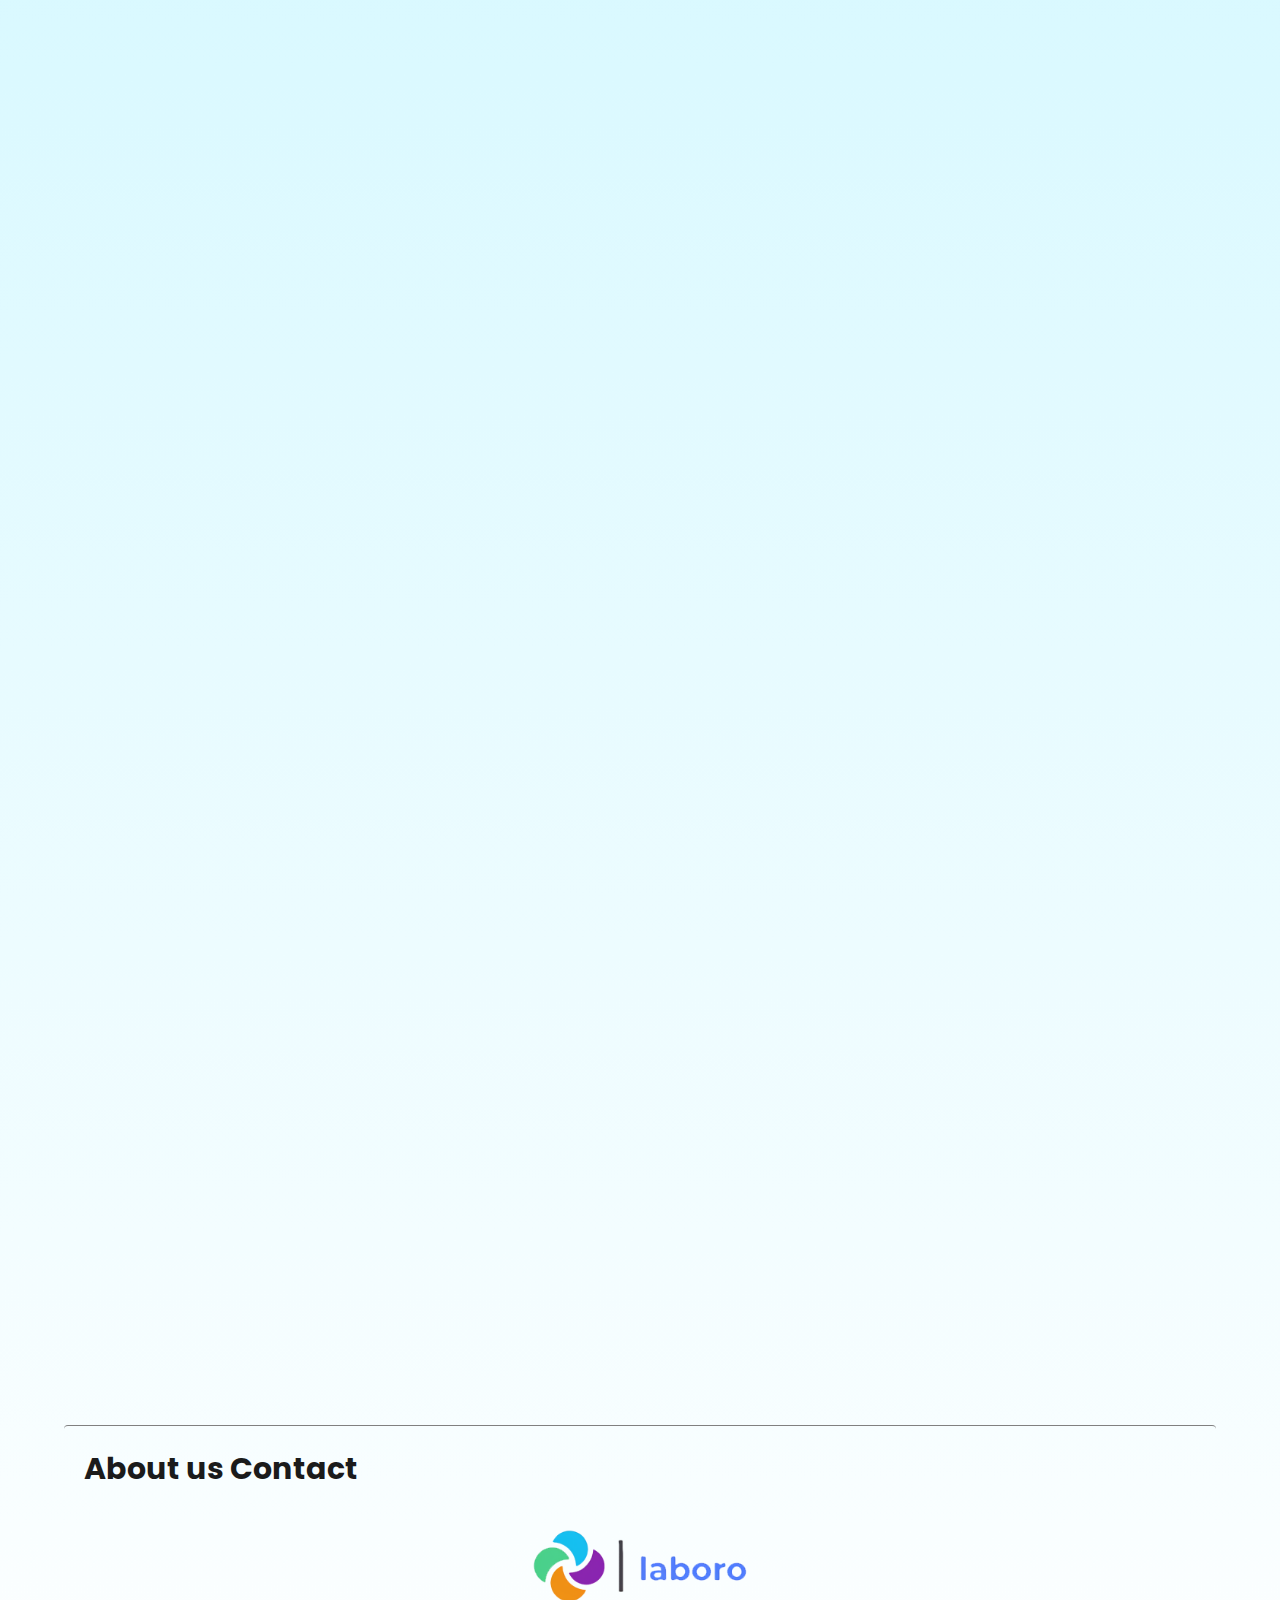
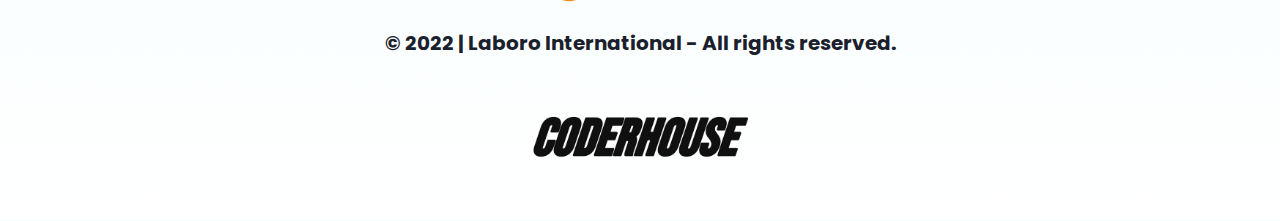
<file: page_sections/about.html>
<!DOCTYPE html>
<html lang="en">
<head>
    <meta charset="UTF-8">
    <meta http-equiv="X-UA-Compatible" content="IE=edge">
    <meta name="viewport" content="width=device-width, initial-scale=1.0">
    <meta name="description" content="We are Laboro, a community where you can offer any kind of job or talent that you have!">
    <meta name="keywords" content="Community, Workplace, Talent, Offers, About">
    <!-- CDN BS -->
    <link href="https://cdn.jsdelivr.net/npm/bootstrap@5.1.3/dist/css/bootstrap.min.css" rel="stylesheet" integrity="sha384-1BmE4kWBq78iYhFldvKuhfTAU6auU8tT94WrHftjDbrCEXSU1oBoqyl2QvZ6jIW3" crossorigin="anonymous">
    <link rel="stylesheet" href="../estilos/style.css">
    <link href="https://unpkg.com/aos@2.3.1/dist/aos.css" rel="stylesheet">
    <link rel="icon" type="image/x-icon" href="../images/logoIcon.png">
    <link rel="stylesheet" href="https://cdnjs.cloudflare.com/ajax/libs/font-awesome/5.13.1/css/all.min.css" integrity="sha256-2XFplPlrFClt0bIdPgpz8H7ojnk10H69xRqd9+uTShA=" crossorigin="anonymous" />
    <title>About us | Laboro</title>
</head>
<body>





  <header class="header">
    <nav class="navbar navbar-expand-lg navbar-light bg-light">
     <div class="container-fluid">
      <div class="logo">
       <a class="navbar-brand" href="../index.html"><img class="logoImage" src="../images/logo.png" alt="logo"></a>
      </div>
       <button class="navbar-toggler" type="button" data-bs-toggle="collapse" data-bs-target="#navbarNav" aria-controls="navbarNav" aria-expanded="false" aria-label="Toggle navigation">
         <span class="navbar-toggler-icon"></span>
       </button>
       <div class="collapse navbar-collapse justify-content-end" id="navbarNav">
        <div class="d-flex flex-row-reverse">
         <ul class="navbar-nav">
           <li class="nav-item">
             <a class="nav-link" href="signup.html">Apply as a freelancer</a>
           </li>
           <li class="nav-item">
             <a class="nav-link" href="freelancers.html">Freelancers</a>
           </li>
           <li class="nav-item">
            <a class="nav-link" href="hiring.html">Contract</a>
           </li>
           <li class="nav-item">
            <a class="nav-link" href="join.html">Join</a>
           </li>
           <a href="profile.html"><button  type="button" class="btn btn-primary position-relative">
            Profile
            <span class="position-absolute top-0 start-100 translate-middle p-2 bg-danger border border-light rounded-circle">
              <span class="visually-hidden">New alerts</span>
            </span>
          </button>
        </a>
         </ul>
        </div>
       </div>
     </div>
   </nav>
 </header>
    

<div class="contenedor">

    <div class="contenido">

    <p data-aos="fade-down"
    data-aos-easing="linear"
    data-aos-duration="1000" class="textsContent">

        We are Laboro, a space where you can find anything, everywhere, anytime. Doesn't matter where you're from, you can work and hire freelancers all around the globe!

    </p>


      <div class="row align-items-center">
          <div class="col-lg-6 col-md-6 order-2 order-md-1 mt-4 pt-2 mt-sm-0 opt-sm-0">
              <div class="row align-items-center">
                  <div class="col-lg-6 col-md-6 col-6">
                      <div class="row">
                          <div class="col-lg-12 col-md-12 mt-4 pt-2">
                              <div data-aos="fade-right"
                              data-aos-easing="linear"
                              data-aos-duration="1700"
                               class="card work-desk rounded border-0 shadow-lg overflow-hidden">
                                  <img src="../images/aboutImage2.png" class="img-fluid" alt="Image" />
                                  <div class="img-overlay bg-dark"></div>
                              </div>
                          </div>
                          <!--end col-->
  
                          <div class="col-12">
                              <div data-aos="fade-right"
                              data-aos-easing="linear"
                              data-aos-duration="1700"
                              class="mt-4 pt-2 text-right">
                                <a href="contact.html" class="btn btn-outline-primary btn-lg" role="button"><span class="fw-bold">Find out more</span></a>
                              </div>
                          </div>
                      </div>
                      <!--end row-->
                  </div>
                  <!--end col-->
  
                  <div class="col-lg-6 col-md-6 col-6">
                      <div class="row">
                          <div class="col-lg-12 col-md-12">
                              <div 
                              data-aos="fade-right"
                               data-aos-easing="linear"
                                data-aos-duration="1100"class="card work-desk rounded border-0 shadow-lg">
                                  <img src="../images/aboutImage1.png" class="img-fluid" alt="Image" />
                                  <div class="img-overlay bg-dark"></div>
                              </div>
                          </div>
                          <!--end col-->
  
                          <div class="col-lg-12 col-md-12 mt-4 pt-2">
                              <div 
                              data-aos="fade-up"
                              data-aos-easing="linear"
                              data-aos-duration="700"class="card work-desk rounded border-0 shadow-lg">
                                  <img src="../images/aboutImage3.png" class="img-fluid" alt="Image" />
                                  <div class="img-overlay bg-dark"></div>
                              </div>
                          </div>
                          <!--end col-->
                      </div>
                      <!--end row-->
                  </div>
                  <!--end col-->
              </div>
              <!--end row-->
          </div>
          <!--end col-->
  
          <div class="col-lg-6 col-md-6 col-12 order-1 order-md-2">
              <div class="section-title ml-lg-5">
                  <h5  data-aos="fade-left"
                  data-aos-easing="linear"
                  data-aos-duration="1100"
                  class="text-custom fw-bolder mb-3 ">About Us</h5>
                  <h4 data-aos="fade-left"
                  data-aos-easing="linear"
                  data-aos-duration="1100"
                  class="title fw-bolder mb-4">
                      Our mission is to
                      make your life easier.
                  </h4>
                  <p data-aos="fade-left"
                  data-aos-easing="linear"
                  data-aos-duration="1400" class="text-muted mb-0">And by that, nothing  will ever stop you from now on.</p>
                  </div>
              </div>
          </div>
          <!--end col-->
      <!--end row-->


    <p
    data-aos="fade-up"
    data-aos-duration="1400"
     class="about">
                
    
      Laboro is a space where you can offer your skills and talents to others for free!

We are a healthy community, in which we can all share our qualities freely, without objection or criticism.

In this space you will find companies looking for capable people like you!
Likewise, you will find people with whom you can count on their deck of skills to make your dreams come true.

Here, you can work freely (freelance), or you can search for permanent jobs in the job applications with companies from all over the world, with remuneration in currencies of your choice or offered by the company in question.

There are thousands of workplaces and projects that you can access, take a look at and be inspired by our greatest members.



There is no competition here, so no one is more than anyone else and we are all on the same page.



Laboro, where friendship, a healthy work environment and a pleasant community matter.

     </p>

     <div
     data-aos="fade-up"
     data-aos-duration="1400" class="carouselContainer">
     <div id="carouselExampleCaptions" class="carousel slide" data-bs-ride="false">
        <div class="carousel-indicators">
          <button type="button" data-bs-target="#carouselExampleCaptions" data-bs-slide-to="0" class="active" aria-current="true" aria-label="Slide 1"></button>
          <button type="button" data-bs-target="#carouselExampleCaptions" data-bs-slide-to="1" aria-label="Slide 2"></button>
          <button type="button" data-bs-target="#carouselExampleCaptions" data-bs-slide-to="2" aria-label="Slide 3"></button>
        </div>
        <div class="carousel-inner">
          <div class="carousel-item active">
            <img src="../images/teamwork.jpg" class="d-block w-100" alt="teamwork group">
            <div class="carousel-caption d-none d-md-block">
              <h5>Teamwork</h5>
              <p>We offer a great working atmosphere, where any opinion matters</p>
            </div>
          </div>
          <div class="carousel-item">
            <img src="../images/autonomy.png" class="d-block w-100" alt="autonomy guy">
            <div class="carousel-caption d-none d-md-block">
              <h5>Autonomy</h5>
              <p>Work anytime, anywhere</p>
            </div>
          </div>
          <div class="carousel-item">
            <img src="../images/allcounts.jpg" class="d-block w-100" alt="group2">
            <div class="carousel-caption d-none d-md-block">
              <h5>Everything counts</h5>
              <p>Friendly, no prejudice, no criticism.</p>
            </div>
          </div>
        </div>
        <button class="carousel-control-prev" type="button" data-bs-target="#carouselExampleCaptions" data-bs-slide="prev">
          <span class="carousel-control-prev-icon" aria-hidden="true"></span>
          <span class="visually-hidden">Previous</span>
        </button>
        <button class="carousel-control-next" type="button" data-bs-target="#carouselExampleCaptions" data-bs-slide="next">
          <span class="carousel-control-next-icon" aria-hidden="true"></span>
          <span class="visually-hidden">Next</span>
        </button>
      </div>
    </div>

    </div>

    <aside class="sidebar">

        <h2     data-aos="fade-up"
        data-aos-duration="1400">Real, true and perfect work.</h2>
        <img      data-aos="fade-up"
        data-aos-duration="1700"class="sidebarPng" src="../images/people.png" alt="group-of-people">
    
    </aside>

        


    <footer class="footer">

      <div class="d-grid gap-2 col-6 mx-auto botonesFooter">
          <a href="about.html" class="btn btn-outline-secondary btn-lg" role="button"><span class="fw-bold">About us</span></a>
          <a href="contact.html" class="btn btn-outline-secondary btn-lg" role="button"><span class="fw-bold">Contact</span></a>
      </div>
  
      <a href="join.html"><img class="logoFooter" src="../images/logo.png" alt="logo footer"></a>
  
      <p class="footerCompany">© 2022 | Laboro International - All rights reserved. </p>
  
                      <!-- Enlace interactivo -->
  
      <a href="https://www.coderhouse.com"><img class="logoFooter" src="../images/logocoder.png" alt="logo coder"></a>
  
  </footer>
</div>

<!-- SCRIPTS ANIMACIONES -->
    
<script src="https://unpkg.com/aos@2.3.1/dist/aos.js"></script>
<script>
  AOS.init();
</script>

<!-- BS -->

<script src="https://cdn.jsdelivr.net/npm/bootstrap@5.1.3/dist/js/bootstrap.bundle.min.js" integrity="sha384-ka7Sk0Gln4gmtz2MlQnikT1wXgYsOg+OMhuP+IlRH9sENBO0LRn5q+8nbTov4+1p" crossorigin="anonymous"></script>


</body>
</html>
</file>
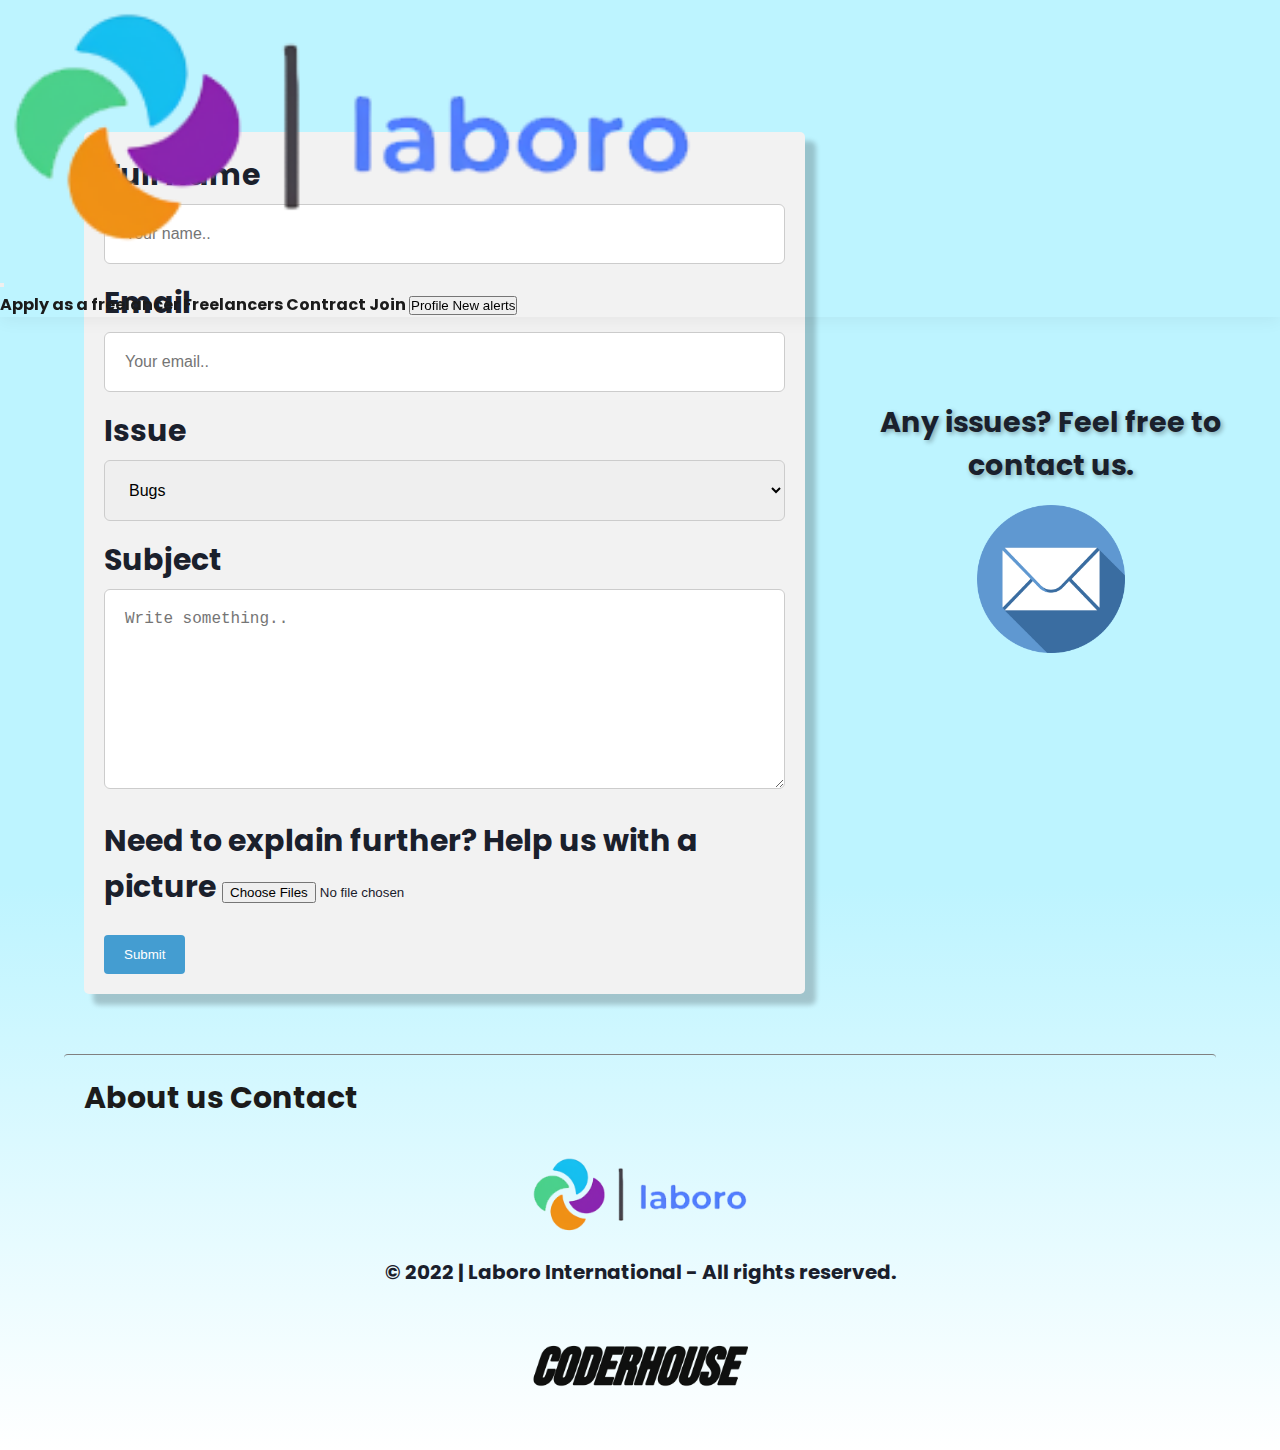
<file: page_sections/contact.html>
<!DOCTYPE html>
<html lang="en">
<head>
    <meta charset="UTF-8">
    <meta http-equiv="X-UA-Compatible" content="IE=edge">
    <meta name="viewport" content="width=device-width, initial-scale=1.0">
    <meta name="description" content="Contact us to figure out any inconvenience or doubt. Feel free to talk with us!">
    <meta name="keywords" content="Contact, Social, Workspace, Chat">
    <!-- CDN BS -->
    <link href="https://cdn.jsdelivr.net/npm/bootstrap@5.1.3/dist/css/bootstrap.min.css" rel="stylesheet" integrity="sha384-1BmE4kWBq78iYhFldvKuhfTAU6auU8tT94WrHftjDbrCEXSU1oBoqyl2QvZ6jIW3" crossorigin="anonymous">
    <link rel="stylesheet" href="../estilos/style.css">
    <link href="https://unpkg.com/aos@2.3.1/dist/aos.css" rel="stylesheet">
    <link rel="icon" type="image/x-icon" href="../images/logoIcon.png">
    <title>Contact us | Laboro</title>
</head>
<body>
    



  <header class="header">
    <nav class="navbar navbar-expand-lg navbar-light bg-light">
     <div class="container-fluid">
      <div class="logo">
       <a class="navbar-brand" href="../index.html"><img class="logoImage" src="../images/logo.png" alt="logo"></a>
      </div>
       <button class="navbar-toggler" type="button" data-bs-toggle="collapse" data-bs-target="#navbarNav" aria-controls="navbarNav" aria-expanded="false" aria-label="Toggle navigation">
         <span class="navbar-toggler-icon"></span>
       </button>
       <div class="collapse navbar-collapse justify-content-end" id="navbarNav">
        <div class="d-flex flex-row-reverse">
         <ul class="navbar-nav">
           <li class="nav-item">
             <a class="nav-link" href="signup.html">Apply as a freelancer</a>
           </li>
           <li class="nav-item">
             <a class="nav-link" href="freelancers.html">Freelancers</a>
           </li>
           <li class="nav-item">
            <a class="nav-link" href="hiring.html">Contract</a>
           </li>
           <li class="nav-item">
            <a class="nav-link" href="join.html">Join</a>
           </li>
           <a href="profile.html"><button  type="button" class="btn btn-primary position-relative">
            Profile
            <span class="position-absolute top-0 start-100 translate-middle p-2 bg-danger border border-light rounded-circle">
              <span class="visually-hidden">New alerts</span>
            </span>
          </button>
        </a>
         </ul>
        </div>
       </div>
     </div>
   </nav>
 </header>
    
    
<div class="contenedor">


<div class="contenido">


    <div class="container">
        <form action="action_page.php">
      
          <label class="formsLabels" for="fname">Full Name</label>
          <input type="text" id="fname" name="fullname" placeholder="Your name.."> 
    
          <label class="formsLabels" for="email">Email</label>
          <input type="text" id="email" name="email" placeholder="Your email..">
      
          <label  class="formsLabels" for="country">Issue</label>
          <select id="issue" name="issue">
            <option value="argentina">Bugs</option>
            <option value="chile">I want to know more</option>
            <option value="brasil">Jobs</option>
            <option value="uruguay">Support</option>
            <option value="paraguay">Other</option>
          </select>
      
          <label class="formsLabels" for="subject">Subject</label>
          <textarea id="subject" name="subject" placeholder="Write something.." style="height:200px"></textarea>

          <div class="mb-3">
            <label for="formFileMultiple" class="form-label">Need to explain further? Help us with a picture</label>
            <input class="form-control" type="file" id="formFileMultiple" multiple>
          </div>
      
          <input type="submit" value="Submit">
      
        </form>
      </div>



</div>

<aside class="sidebar">

    <h2>Any issues? Feel free to contact us.</h2>

    <img class="sidebarPng" src="../images/mail.png" alt="mail">

</aside>




<footer class="footer">

  <div class="d-grid gap-2 col-6 mx-auto botonesFooter">
      <a href="about.html" class="btn btn-outline-secondary btn-lg" role="button"><span class="fw-bold">About us</span></a>
      <a href="contact.html" class="btn btn-outline-secondary btn-lg" role="button"><span class="fw-bold">Contact</span></a>
  </div>

  <a href="join.html"><img class="logoFooter" src="../images/logo.png" alt="logo footer"></a>

  <p class="footerCompany">© 2022 | Laboro International - All rights reserved. </p>

                  <!-- Enlace interactivo -->

  <a href="https://www.coderhouse.com"><img class="logoFooter" src="../images/logocoder.png" alt="logo coder"></a>

</footer>
</div>

</div>    

<!-- SCRIPTS ANIMACIONES -->
    
<script src="https://unpkg.com/aos@2.3.1/dist/aos.js"></script>
<script>
  AOS.init();
</script>

<!-- BS -->

<script src="https://cdn.jsdelivr.net/npm/bootstrap@5.1.3/dist/js/bootstrap.bundle.min.js" integrity="sha384-ka7Sk0Gln4gmtz2MlQnikT1wXgYsOg+OMhuP+IlRH9sENBO0LRn5q+8nbTov4+1p" crossorigin="anonymous"></script>


</body>
</html>
</file>
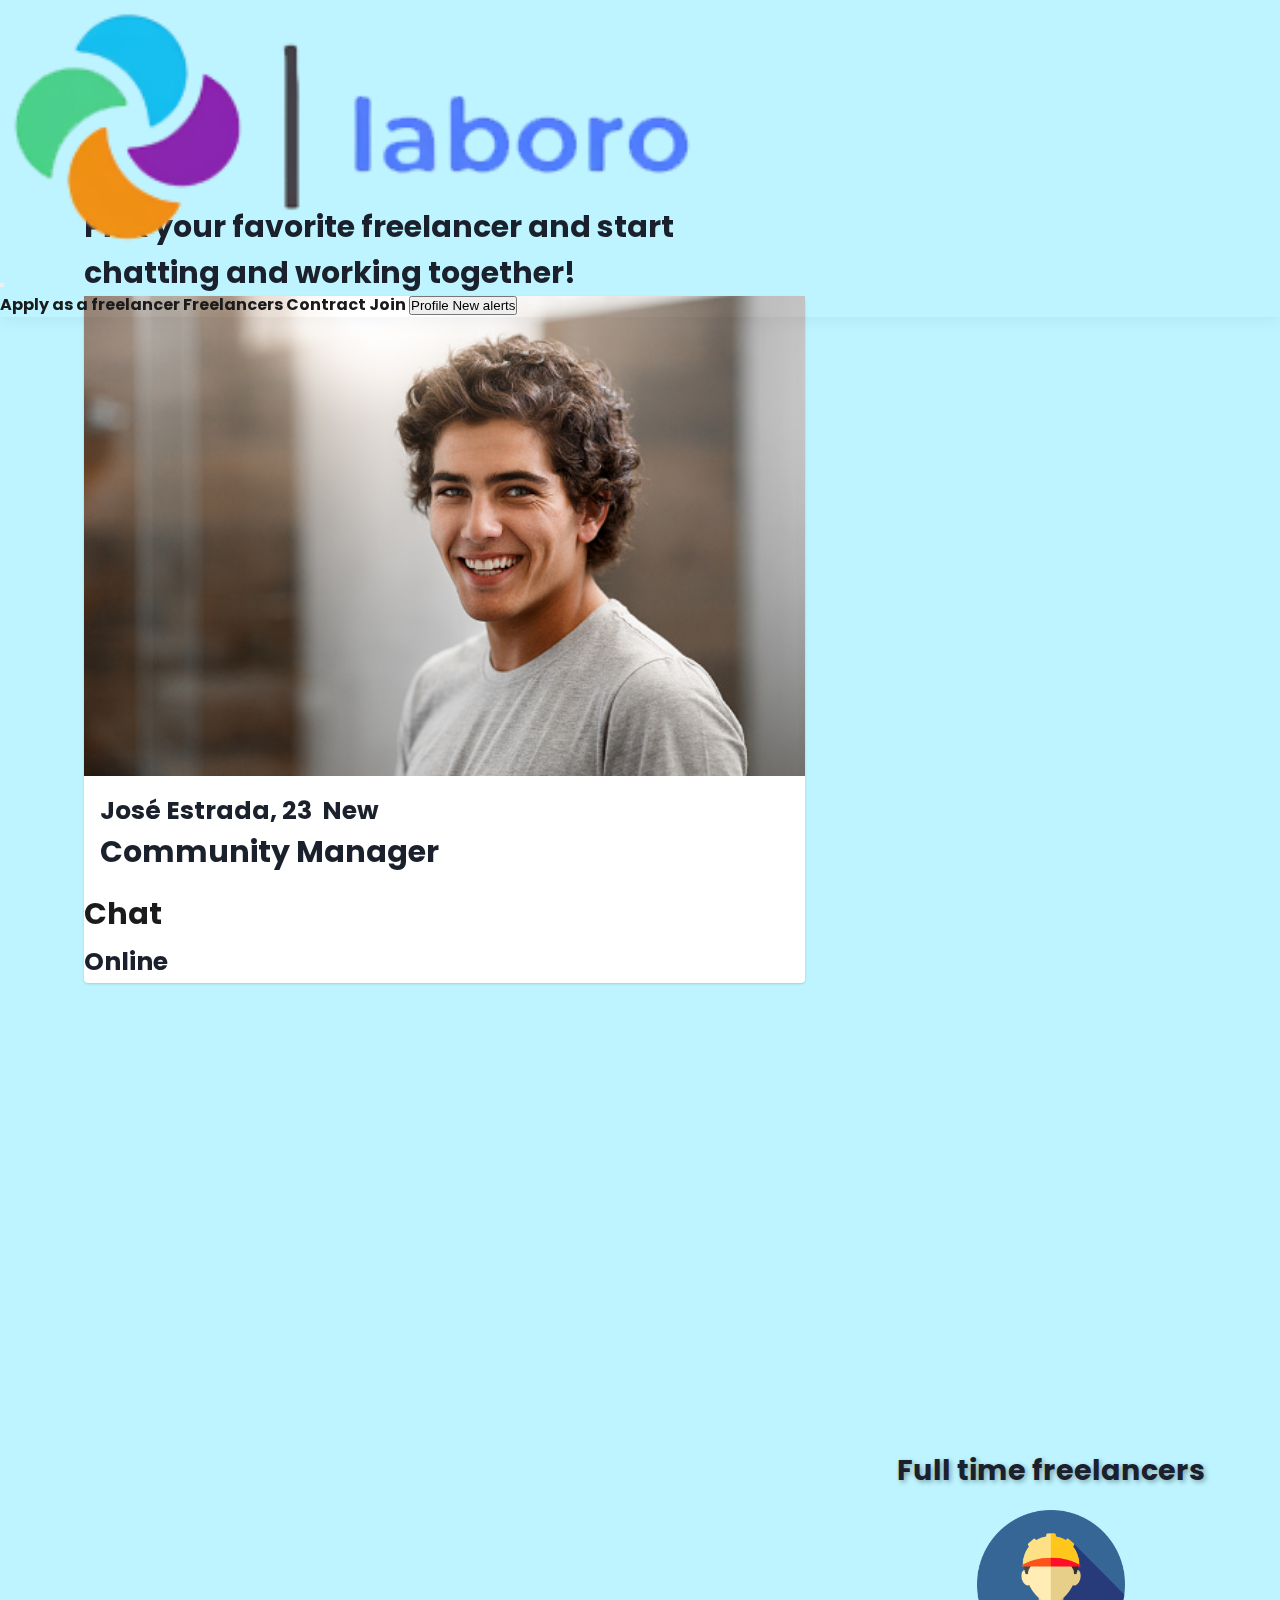
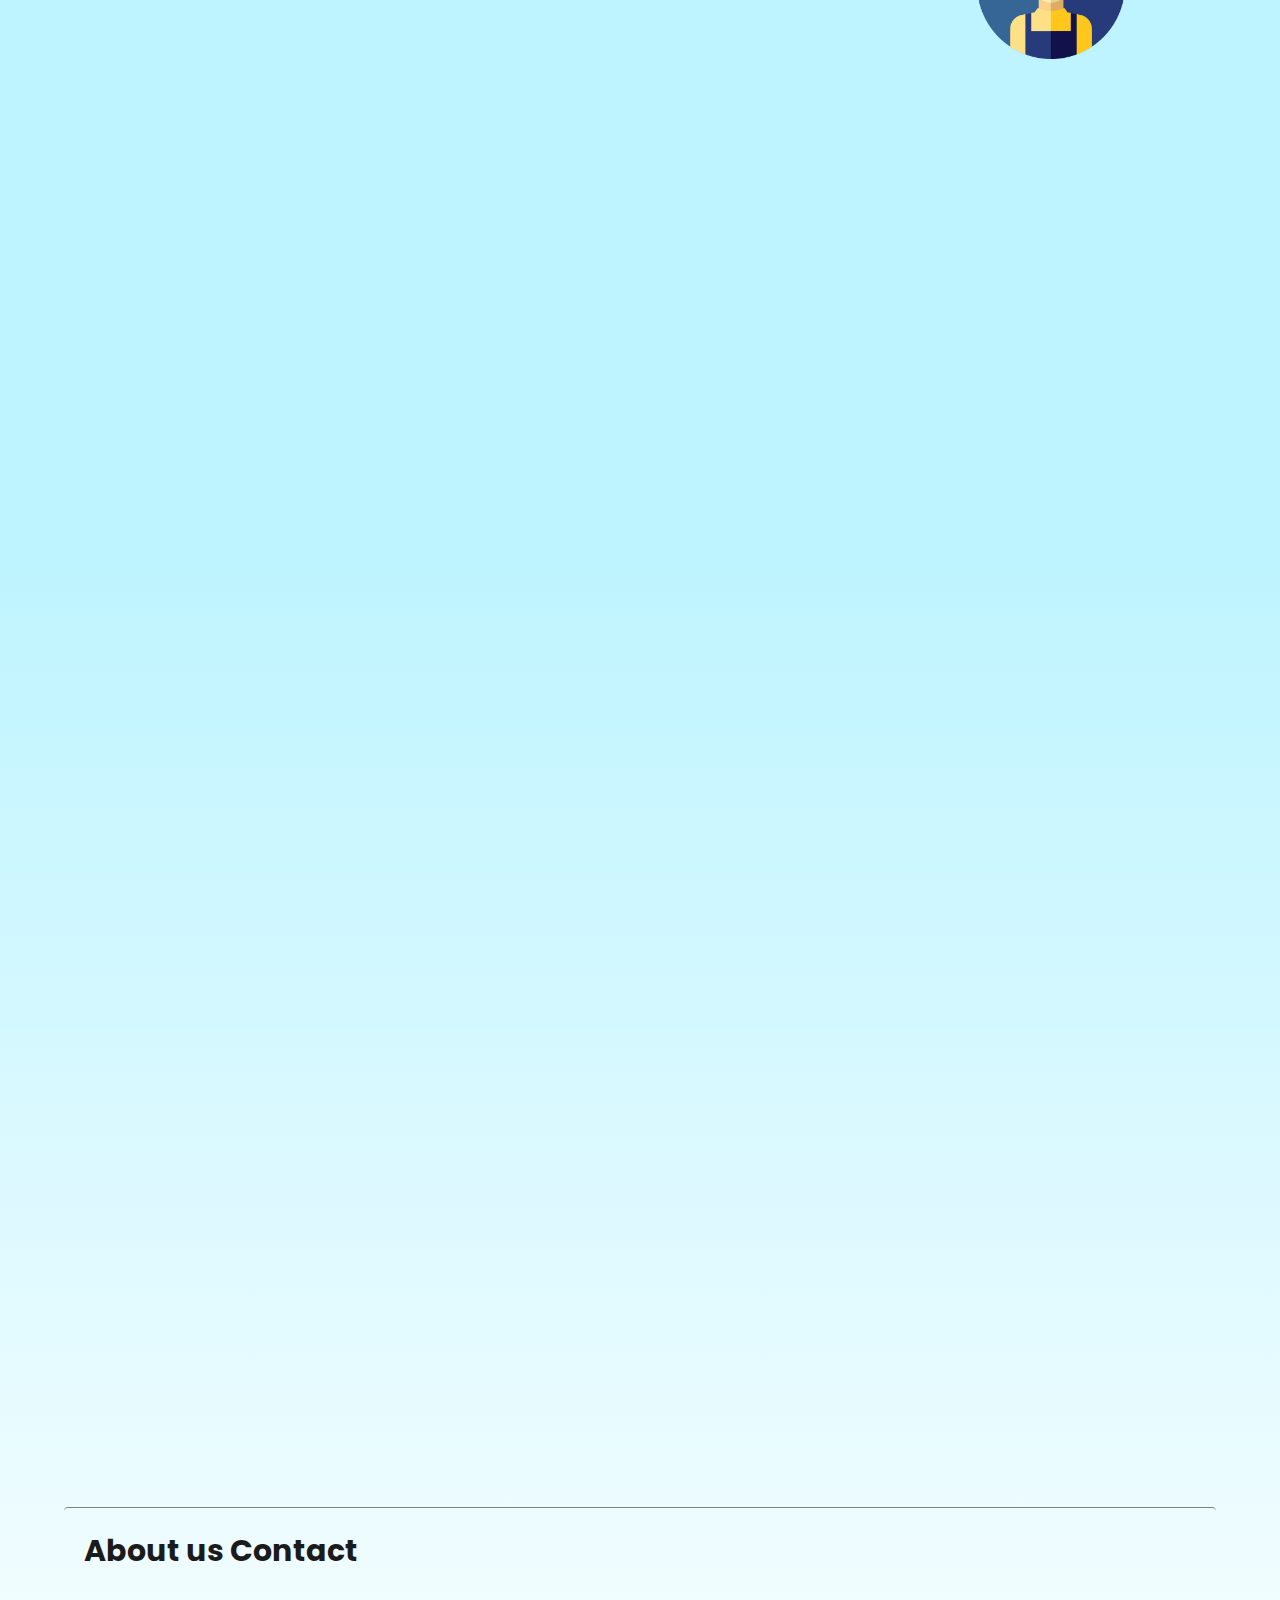
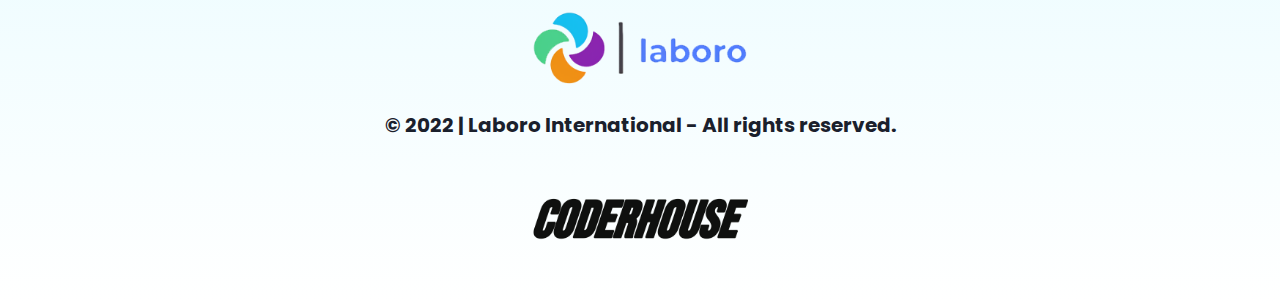
<file: page_sections/freelancers.html>
<!DOCTYPE html>
<html lang="en">
<head>
    <meta charset="UTF-8">
    <meta http-equiv="X-UA-Compatible" content="IE=edge">
    <meta name="viewport" content="width=device-width, initial-scale=1.0">
    <meta name="description" content="Start searching for freelancers. Certified people with ascertainable experience.">
    <meta name="keywords" content="Freelancers, Chat, Certified Workers, Search">
    <!-- CDN BS -->
    <link href="https://cdn.jsdelivr.net/npm/bootstrap@5.1.3/dist/css/bootstrap.min.css" rel="stylesheet" integrity="sha384-1BmE4kWBq78iYhFldvKuhfTAU6auU8tT94WrHftjDbrCEXSU1oBoqyl2QvZ6jIW3" crossorigin="anonymous">
    <link rel="stylesheet" href="../estilos/style.css">
    <link href="https://unpkg.com/aos@2.3.1/dist/aos.css" rel="stylesheet">
    <link rel="icon" type="image/x-icon" href="../images/logoIcon.png">
    <title>Laboro > Freelancers and Talents</title>
</head>
<body>
    





  <header class="header">
    <nav class="navbar navbar-expand-lg navbar-light bg-light">
     <div class="container-fluid">
      <div class="logo">
       <a class="navbar-brand" href="../index.html"><img class="logoImage" src="../images/logo.png" alt="logo"></a>
      </div>
       <button class="navbar-toggler" type="button" data-bs-toggle="collapse" data-bs-target="#navbarNav" aria-controls="navbarNav" aria-expanded="false" aria-label="Toggle navigation">
         <span class="navbar-toggler-icon"></span>
       </button>
       <div class="collapse navbar-collapse justify-content-end" id="navbarNav">
        <div class="d-flex flex-row-reverse">
         <ul class="navbar-nav">
           <li class="nav-item">
             <a class="nav-link" href="signup.html">Apply as a freelancer</a>
           </li>
           <li class="nav-item">
             <a class="nav-link" href="freelancers.html">Freelancers</a>
           </li>
           <li class="nav-item">
            <a class="nav-link" href="hiring.html">Contract</a>
           </li>
           <li class="nav-item">
            <a class="nav-link" href="join.html">Join</a>
           </li>
           <a href="profile.html"><button  type="button" class="btn btn-primary position-relative">
            Profile
            <span class="position-absolute top-0 start-100 translate-middle p-2 bg-danger border border-light rounded-circle">
              <span class="visually-hidden">New alerts</span>
            </span>
          </button>
        </a>
         </ul>
        </div>
       </div>
     </div>
   </nav>
 </header>
    

<div class="contenedor">

    <div class="contenido">
    <p  data-aos="fade-down"
    data-aos-easing="linear"
    data-aos-duration="1000" class="textsContent">

        Pick your favorite freelancer and start chatting and working together!

    </p>

 
    <div class="row row-cols-1 row-cols-md-2 g-4">
        <div   data-aos="flip-left"
        data-aos-easing="ease-out-cubic"
        data-aos-duration="1000" class="col">
          <div class="card h-100">
            <img src="../images/card1.jpg" class="card-img-top" alt="...">
            <div class="card-body">
              <h5 class="card-title">José Estrada, 23 <span class="badge bg-secondary">New</span></h5>
              <p class="card-text">Community Manager</p>
            </div>
            <a href="#" class="btn btn-primary">Chat</a>
            <div class="card-footer">
                <small class="text-muted">Online</small>
              </div>
          </div>
        </div>
        <div data-aos="flip-left"
        data-aos-easing="ease-out-cubic"
        data-aos-duration="1300" class="col">
          <div class="card h-100">
            <img src="../images/card2.jpg" class="card-img-top" alt="...">
            <div class="card-body">
              <h5 class="card-title">Obediah Collins, 31</h5>
              <p class="card-text">Full Stack Devoloper</p>
            </div>
            <a href="#" class="btn btn-primary">Chat</a>
            <div class="card-footer">
                <small class="text-muted">Online</small>
              </div>
          </div>
        </div>
        <div data-aos="flip-left"
        data-aos-easing="ease-out-cubic"
        data-aos-duration="1600" class="col">
          <div class="card h-100">
            <img src="../images/autonomy.png" class="card-img-top" alt="...">
            <div class="card-body">
              <h5 class="card-title">Geralt Collins, 27</h5>
              <p class="card-text">UX/UI Design</p>
            </div>
            <a href="#" class="btn btn-primary">Chat</a>
            <div class="card-footer">
                <small class="text-muted">Last online 1 minute ago</small>
              </div>
          </div>
        </div>
        <div data-aos="flip-left"
        data-aos-easing="ease-out-cubic"
        data-aos-duration="2000" class="col">
          <div class="card h-100">
            <img src="../images/card3.jpg" class="card-img-top" alt="...">
            <div class="card-body">
              <h5 class="card-title">Sarah Stone, 26</h5>
              <p class="card-text">Graphic Design</p>
            </div>
            <a href="#" class="btn btn-primary">Chat</a>
            <div class="card-footer">
                <small class="text-muted">Last online 5 minutes ago</small>
              </div>
          </div>
        </div>
      </div>
    </div>

    <aside class="sidebar">

        <h2>Full time freelancers</h2>
        <img class="sidebarPng" src="../images/worker.png" alt="worker">
    
    </aside>
    

    <footer class="footer">

      <div class="d-grid gap-2 col-6 mx-auto botonesFooter">
          <a href="about.html" class="btn btn-outline-secondary btn-lg" role="button"><span class="fw-bold">About us</span></a>
          <a href="contact.html" class="btn btn-outline-secondary btn-lg" role="button"><span class="fw-bold">Contact</span></a>
      </div>
  
      <a href="join.html"><img class="logoFooter" src="../images/logo.png" alt="logo footer"></a>
  
      <p class="footerCompany">© 2022 | Laboro International - All rights reserved. </p>
  
                      <!-- Enlace interactivo -->
  
      <a href="https://www.coderhouse.com"><img class="logoFooter" src="../images/logocoder.png" alt="logo coder"></a>
  
  </footer>
</div>

    
</div>

<!-- SCRIPTS ANIMACIONES -->
    
<script src="https://unpkg.com/aos@2.3.1/dist/aos.js"></script>
<script>
  AOS.init();
</script>

<!-- BS -->

<script src="https://cdn.jsdelivr.net/npm/bootstrap@5.1.3/dist/js/bootstrap.bundle.min.js" integrity="sha384-ka7Sk0Gln4gmtz2MlQnikT1wXgYsOg+OMhuP+IlRH9sENBO0LRn5q+8nbTov4+1p" crossorigin="anonymous"></script>


</body>
</html>
</file>
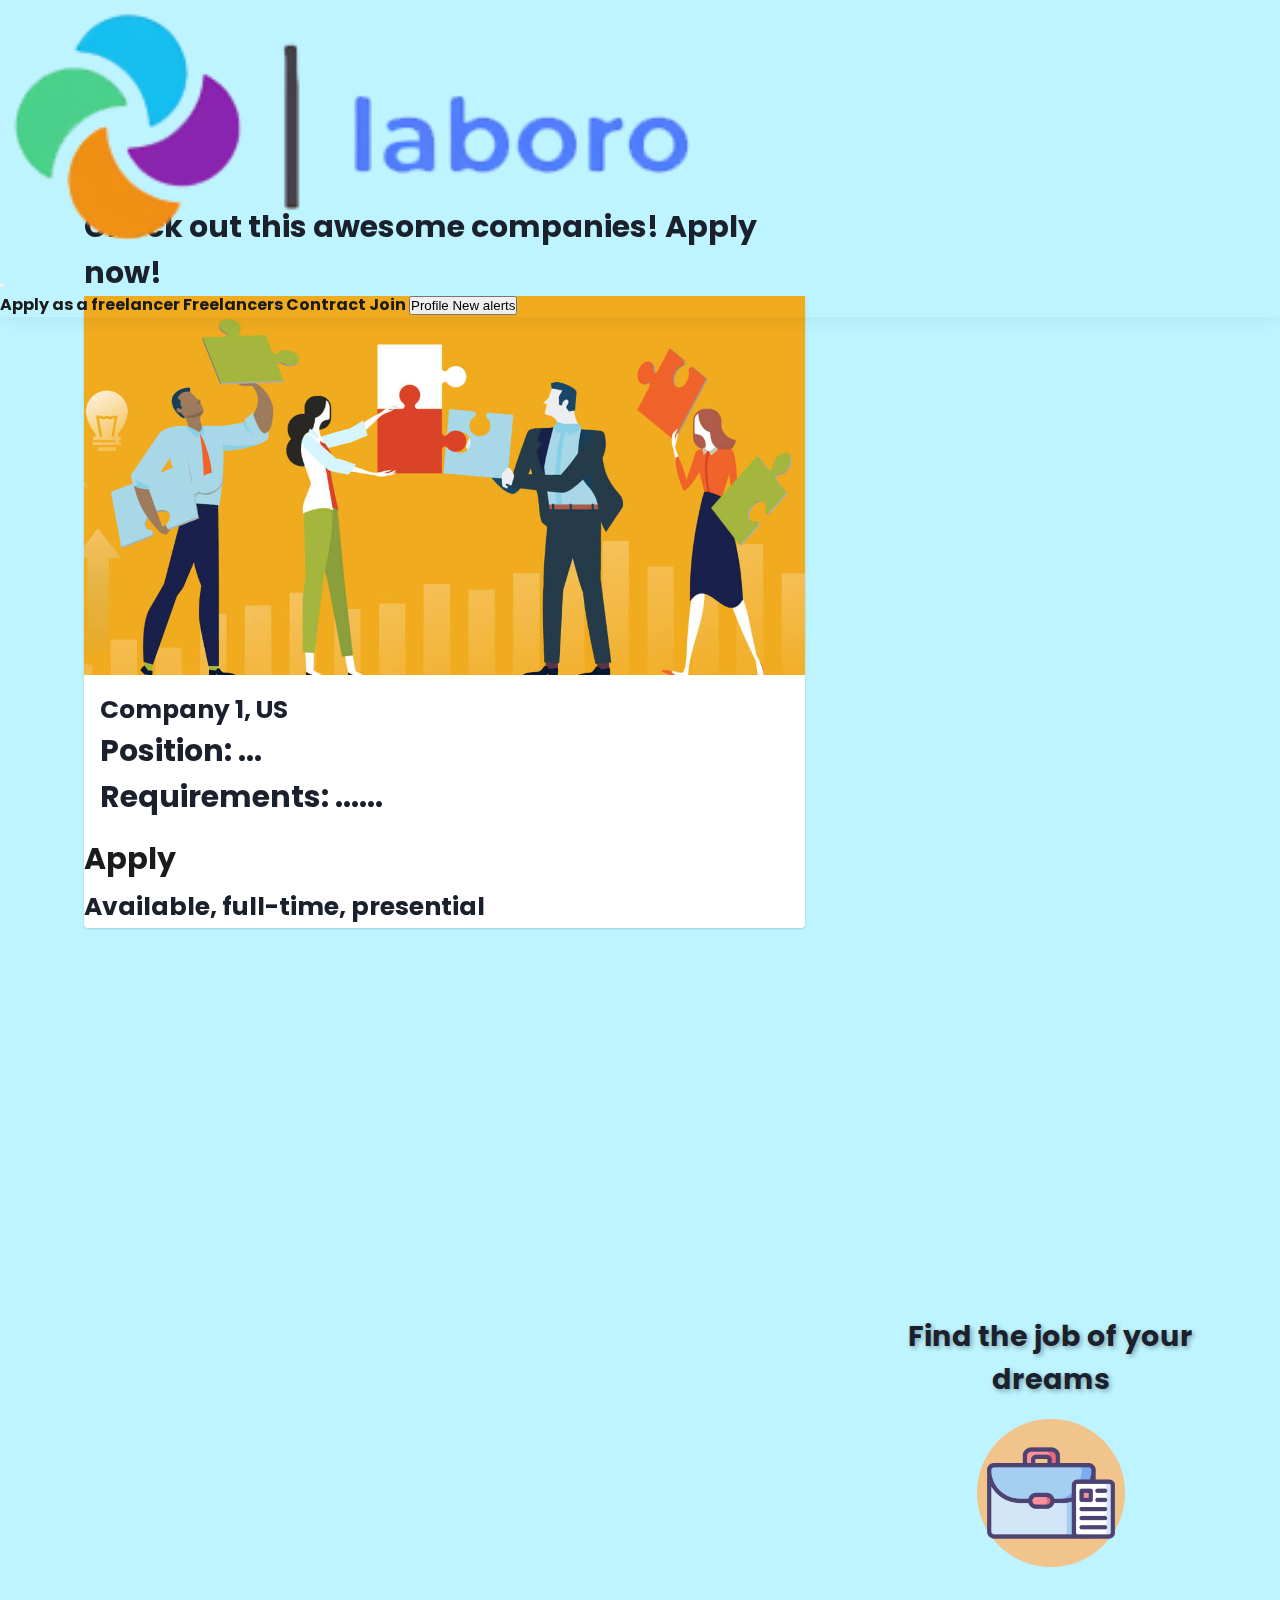
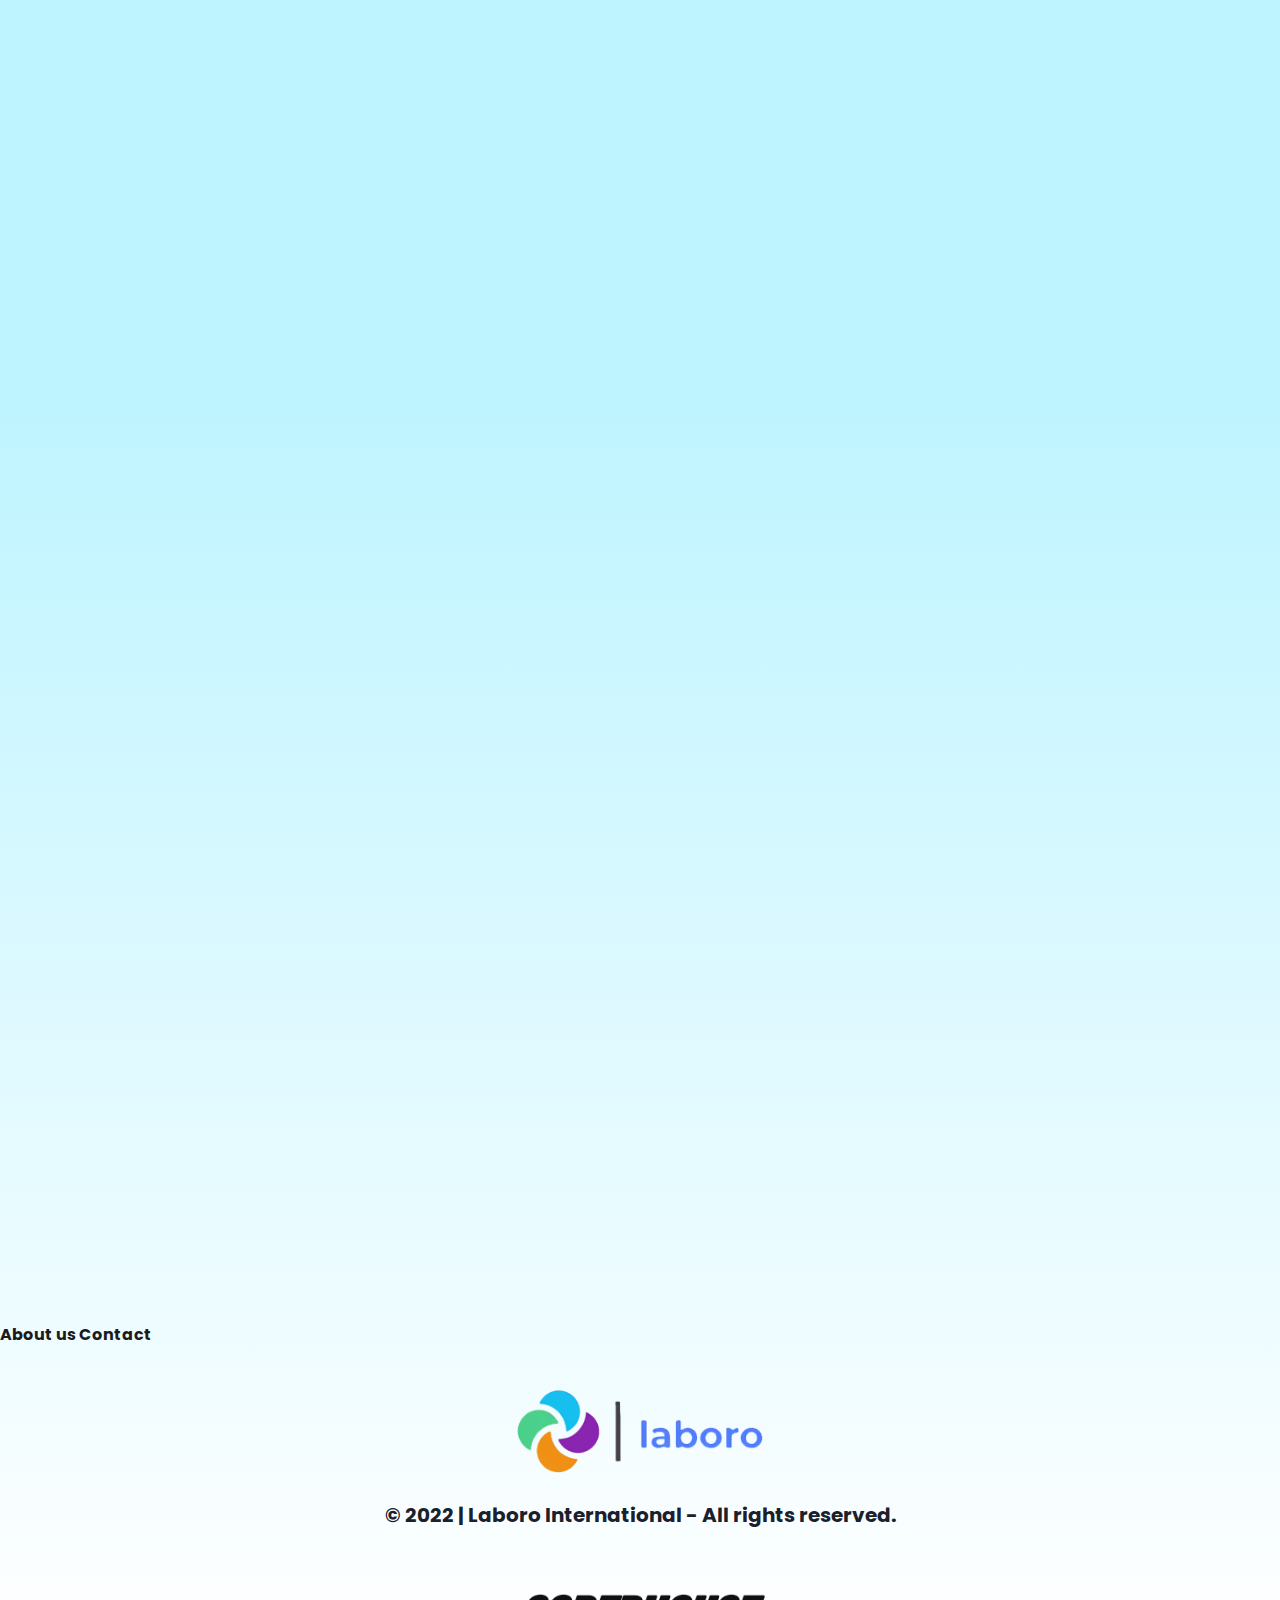
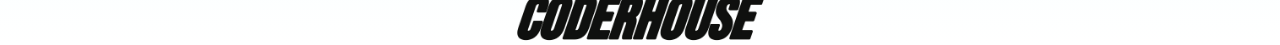
<file: page_sections/hiring.html>
<!DOCTYPE html>
<html lang="en">
<head>
    <meta charset="UTF-8">
    <meta http-equiv="X-UA-Compatible" content="IE=edge">
    <meta name="viewport" content="width=device-width, initial-scale=1.0">
    <meta name="description" content="Available businesses for you to choose. Legal experience and jobs. Apply now.">
    <meta name="keywords" content="Legal, Business, Experience, Jobs, Apply">
    <!-- CDN BS -->
    <link href="https://cdn.jsdelivr.net/npm/bootstrap@5.1.3/dist/css/bootstrap.min.css" rel="stylesheet" integrity="sha384-1BmE4kWBq78iYhFldvKuhfTAU6auU8tT94WrHftjDbrCEXSU1oBoqyl2QvZ6jIW3" crossorigin="anonymous">

    <link rel="stylesheet" href="../estilos/style.css">
    <link href="https://unpkg.com/aos@2.3.1/dist/aos.css" rel="stylesheet">
            <link rel="icon" type="image/x-icon" href="../images/logoIcon.png">
    <title>Laboro > Available businesses</title>
</head>
<body>
    



  <header class="header">
    <nav class="navbar navbar-expand-lg navbar-light bg-light">
     <div class="container-fluid">
      <div class="logo">
       <a class="navbar-brand" href="../index.html"><img class="logoImage" src="../images/logo.png" alt="logo"></a>
      </div>
       <button class="navbar-toggler" type="button" data-bs-toggle="collapse" data-bs-target="#navbarNav" aria-controls="navbarNav" aria-expanded="false" aria-label="Toggle navigation">
         <span class="navbar-toggler-icon"></span>
       </button>
       <div class="collapse navbar-collapse justify-content-end" id="navbarNav">
        <div class="d-flex flex-row-reverse">
         <ul class="navbar-nav">
           <li class="nav-item">
             <a class="nav-link" href="signup.html">Apply as a freelancer</a>
           </li>
           <li class="nav-item">
             <a class="nav-link" href="freelancers.html">Freelancers</a>
           </li>
           <li class="nav-item">
            <a class="nav-link" href="hiring.html">Contract</a>
           </li>
           <li class="nav-item">
            <a class="nav-link" href="join.html">Join</a>
           </li>
           <a href="profile.html"><button  type="button" class="btn btn-primary position-relative">
            Profile
            <span class="position-absolute top-0 start-100 translate-middle p-2 bg-danger border border-light rounded-circle">
              <span class="visually-hidden">New alerts</span>
            </span>
          </button>
        </a>
         </ul>
        </div>
       </div>
     </div>
   </nav>
 </header>
    

<div class="contenedor">

    

        <div class="contenido">

            <p  data-aos="fade-down"
            data-aos-easing="linear"
            data-aos-duration="1000" class="textsContent">
        
                Check out this awesome companies! Apply now!
        
            </p>
        
            <div class="row row-cols-1 row-cols-md-2 g-4">
                <div   data-aos="flip-left"
                data-aos-easing="ease-out-cubic"
                data-aos-duration="1000" class="col">
                  <div class="card h-100">
                    <img src="../images/companysample.jpg" class="card-img-top" alt="...">
                    <div class="card-body">
                      <h5 class="card-title">Company 1, US</h5>
                      <p class="card-text">Position: ...</p>
                      <p class="card-text">Requirements: ......</p>
                    </div>
                    <a href="#" class="btn btn-primary">Apply</a>
                    <div class="card-footer">
                        <small class="text-muted">Available, full-time, presential</small>
                      </div>
                  </div>
                </div>
                <div data-aos="flip-left"
                data-aos-easing="ease-out-cubic"
                data-aos-duration="1300" class="col">
                  <div class="card h-100">
                    <img src="../images/companysample2.png" class="card-img-top" alt="...">
                    <div class="card-body">
                      <h5 class="card-title">Company 2, ARG</h5>
                      <p class="card-text">Position: ...</p>
                      <p class="card-text">Requirements: ......</p>
                    </div>
                    <a href="#" class="btn btn-primary">Apply</a>
                    <div class="card-footer">
                        <small class="text-muted">Available, part-time</small>
                      </div>
                  </div>
                </div>
                <div data-aos="flip-left"
                data-aos-easing="ease-out-cubic"
                data-aos-duration="1600" class="col">
                  <div class="card h-100">
                    <img src="../images/companysample3.png" class="card-img-top" alt="...">
                    <div class="card-body">
                      <h5 class="card-title">Company 3, BRA</h5>
                      <p class="card-text">Position: ...</p>
                      <p class="card-text">Requirements: ......</p>
                    </div>
                    <a href="#" class="btn btn-primary">Apply</a>
                    <div class="card-footer">
                        <small class="text-muted">Available, full-time, home office</small>
                      </div>
                  </div>
                </div>
                <div data-aos="flip-left"
                data-aos-easing="ease-out-cubic"
                data-aos-duration="2000" class="col">
                  <div class="card h-100">
                    <img src="../images/companysample4.png" class="card-img-top" alt="...">
                    <div class="card-body">
                      <h5 class="card-title">Company 4, UK</h5>
                      <p class="card-text">Position: ...</p>
                      <p class="card-text">Requirements: ......</p>
                    </div>
                    <a href="#" class="btn btn-primary">Apply</a>
                    <div class="card-footer">
                        <small class="text-muted">Available, part-time, presential</small>
                      </div>
                  </div>
                </div>
              </div>
            </div>
    
        <aside class="sidebar">
    
            <h2>Find the job of your dreams</h2>
            <img class="sidebarPng" src="../images/sidebar.index.png.png" alt="worker">
        
        </aside>
    

    </div>
    
    <footer class="footer">

      <div class="d-grid gap-2 col-6 mx-auto botonesFooter">
          <a href="about.html" class="btn btn-outline-secondary btn-lg" role="button"><span class="fw-bold">About us</span></a>
          <a href="contact.html" class="btn btn-outline-secondary btn-lg" role="button"><span class="fw-bold">Contact</span></a>
      </div>
  
      <a href="join.html"><img class="logoFooter" src="../images/logo.png" alt="logo footer"></a>
  
      <p class="footerCompany">© 2022 | Laboro International - All rights reserved. </p>
  
                      <!-- Enlace interactivo -->
  
      <a href="https://www.coderhouse.com"><img class="logoFooter" src="../images/logocoder.png" alt="logo coder"></a>
  
  </footer>
</div>
    
        

</div>

<!-- SCRIPTS ANIMACIONES -->
    
<script src="https://unpkg.com/aos@2.3.1/dist/aos.js"></script>
<script>
  AOS.init();
</script>

<!-- BS -->

<script src="https://cdn.jsdelivr.net/npm/bootstrap@5.1.3/dist/js/bootstrap.bundle.min.js" integrity="sha384-ka7Sk0Gln4gmtz2MlQnikT1wXgYsOg+OMhuP+IlRH9sENBO0LRn5q+8nbTov4+1p" crossorigin="anonymous"></script>


</body>
</html>
</file>
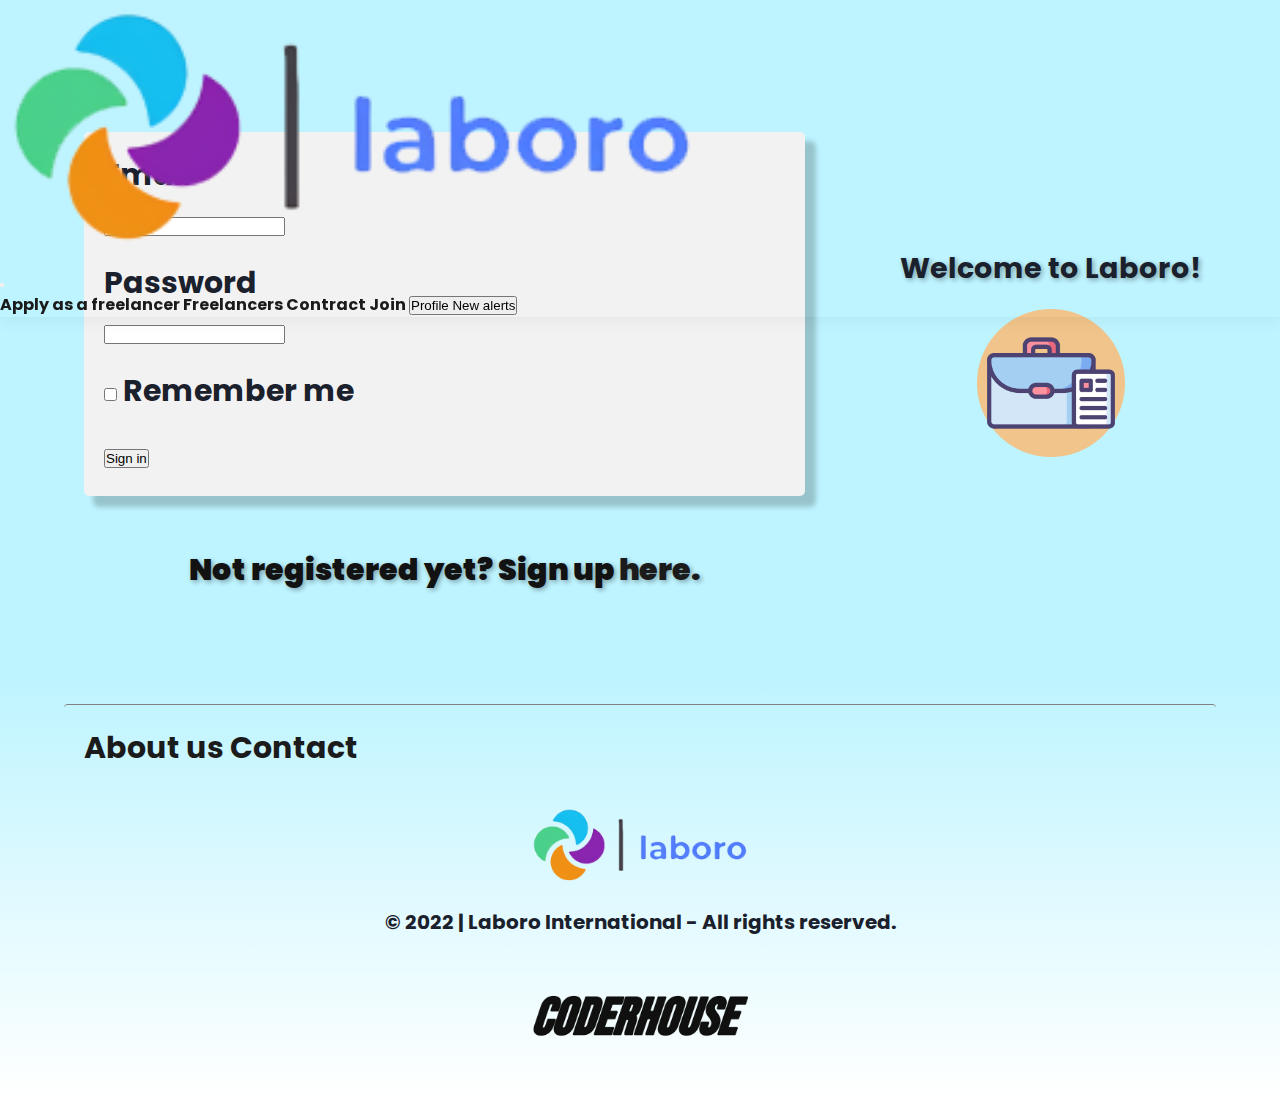
<file: page_sections/join.html>
<!DOCTYPE html>
<html lang="en">
<head>
    <meta charset="UTF-8">
    <meta http-equiv="X-UA-Compatible" content="IE=edge">
    <meta name="viewport" content="width=device-width, initial-scale=1.0">
    <meta name="description" content="Sign in to start looking for the best talents out there. Start working and hiring now!">
    <meta name="keywords" content="Access, Find Talents, Work, Hire">
        <!-- CDN BS -->
        <link href="https://cdn.jsdelivr.net/npm/bootstrap@5.1.3/dist/css/bootstrap.min.css" rel="stylesheet" integrity="sha384-1BmE4kWBq78iYhFldvKuhfTAU6auU8tT94WrHftjDbrCEXSU1oBoqyl2QvZ6jIW3" crossorigin="anonymous">

    <link rel="stylesheet" href="../estilos/style.css">
    <link href="https://unpkg.com/aos@2.3.1/dist/aos.css" rel="stylesheet">
    <link rel="icon" type="image/x-icon" href="../images/logoIcon.png">
    <title>Sign In | Laboro</title>
</head>
<body>
    

  <header class="header">
    <nav class="navbar navbar-expand-lg navbar-light bg-light">
     <div class="container-fluid">
      <div class="logo">
       <a class="navbar-brand" href="../index.html"><img class="logoImage" src="../images/logo.png" alt="logo"></a>
      </div>
       <button class="navbar-toggler" type="button" data-bs-toggle="collapse" data-bs-target="#navbarNav" aria-controls="navbarNav" aria-expanded="false" aria-label="Toggle navigation">
         <span class="navbar-toggler-icon"></span>
       </button>
       <div class="collapse navbar-collapse justify-content-end" id="navbarNav">
        <div class="d-flex flex-row-reverse">
         <ul class="navbar-nav">
           <li class="nav-item">
             <a class="nav-link" href="signup.html">Apply as a freelancer</a>
           </li>
           <li class="nav-item">
             <a class="nav-link" href="freelancers.html">Freelancers</a>
           </li>
           <li class="nav-item">
            <a class="nav-link" href="hiring.html">Contract</a>
           </li>
           <li class="nav-item">
            <a class="nav-link" href="join.html">Join</a>
           </li>
           <a href="profile.html"><button  type="button" class="btn btn-primary position-relative">
            Profile
            <span class="position-absolute top-0 start-100 translate-middle p-2 bg-danger border border-light rounded-circle">
              <span class="visually-hidden">New alerts</span>
            </span>
          </button>
        </a>
         </ul>
        </div>
       </div>
     </div>
   </nav>
 </header>
    

<div class="contenedor">

    <div class="contenido">
        <form>
            <div class="container">
            <div class="row mb-3">
              <label for="inputEmail3" class="col-sm-2 col-form-label">Email</label>
              <div class="col-sm-10">
                <input type="email" class="form-control" id="inputEmail3">
              </div>
            </div>
            <div class="row mb-3">
              <label for="inputPassword3" class="col-sm-2 col-form-label">Password</label>
              <div class="col-sm-10">
                <input type="password" class="form-control" id="inputPassword3">
              </div>
            </div>

            <div class="row mb-3">
              <div class="col-sm-10 offset-sm-2">
                <div class="form-check">
                  <input class="form-check-input" type="checkbox" id="gridCheck1">
                  <label class="form-check-label" for="gridCheck1">
                    Remember me
                  </label>
                </div>
              </div>
            </div>
            <button type="submit" class="btn btn-primary">Sign in</button>
        </div>
          </form>

    <p class="textLogin"> 

        <span>Not registered yet? Sign up <a class="register" href="signup.html">here.</a></span>

    </p>

        </div>

    <aside class="sidebar">

        <h2>Welcome to Laboro!</h2>

        <img class="sidebarPng" src="../images/sidebar.index.png.png" alt="briefcase">

    </aside>


    <footer class="footer">

      <div class="d-grid gap-2 col-6 mx-auto botonesFooter">
          <a href="about.html" class="btn btn-outline-secondary btn-lg" role="button"><span class="fw-bold">About us</span></a>
          <a href="contact.html" class="btn btn-outline-secondary btn-lg" role="button"><span class="fw-bold">Contact</span></a>
      </div>
  
      <a href="join.html"><img class="logoFooter" src="../images/logo.png" alt="logo footer"></a>
  
      <p class="footerCompany">© 2022 | Laboro International - All rights reserved. </p>
  
                      <!-- Enlace interactivo -->
  
      <a href="https://www.coderhouse.com"><img class="logoFooter" src="../images/logocoder.png" alt="logo coder"></a>
  
  </footer>
</div>
    
</div>

<!-- SCRIPTS ANIMACIONES -->
    
<script src="https://unpkg.com/aos@2.3.1/dist/aos.js"></script>
<script>
  AOS.init();
</script>

<!-- BS -->

<script src="https://cdn.jsdelivr.net/npm/bootstrap@5.1.3/dist/js/bootstrap.bundle.min.js" integrity="sha384-ka7Sk0Gln4gmtz2MlQnikT1wXgYsOg+OMhuP+IlRH9sENBO0LRn5q+8nbTov4+1p" crossorigin="anonymous"></script>

    
</body>
</html>
</file>
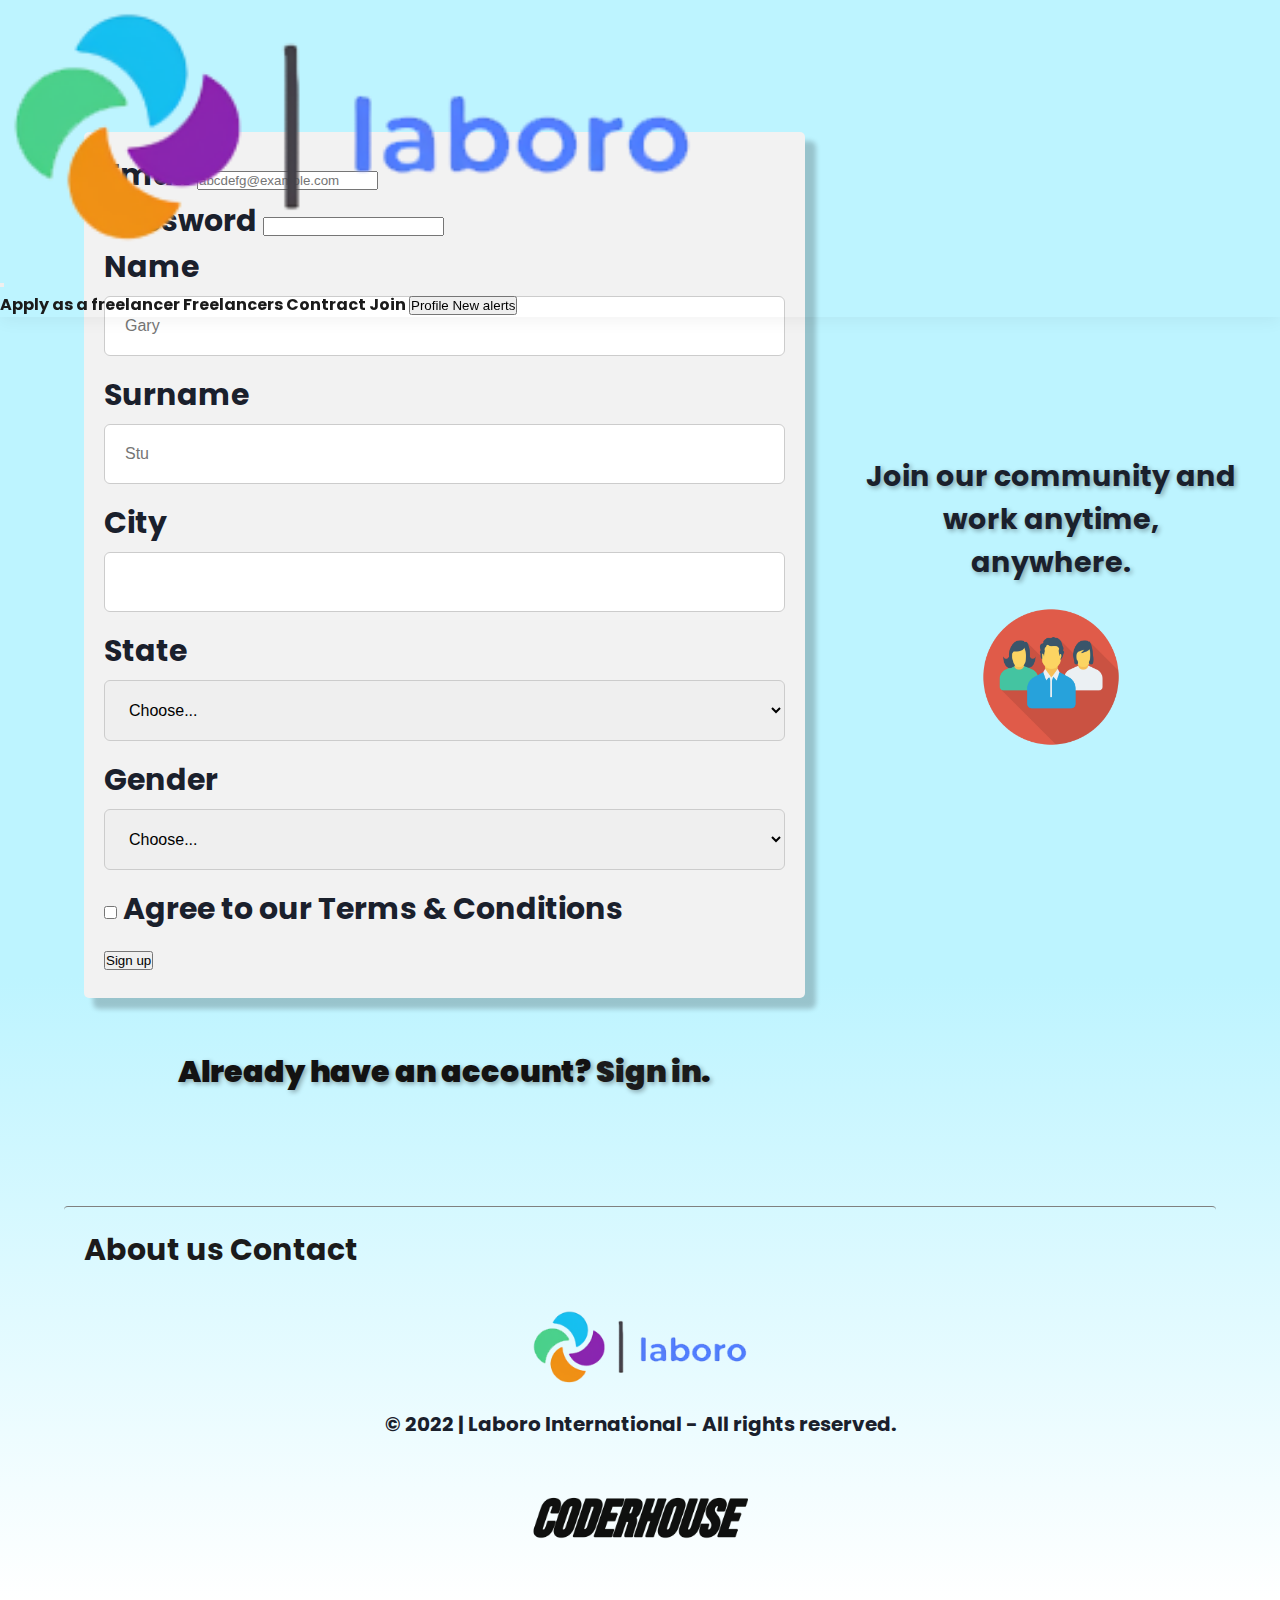
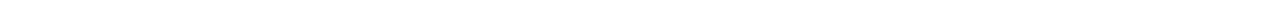
<file: page_sections/signup.html>
<!DOCTYPE html>
<html lang="en">
    <head>
        <meta charset="UTF-8">
        <meta http-equiv="X-UA-Compatible" content="IE=edge">
        <meta name="viewport" content="width=device-width, initial-scale=1.0">
        <meta name="description" content="Join us to experience a healthy and complete workplace. Anyone can start working now!">
        <meta name="keywords" content="Free, Healthy, Working, Community, Complete">
        <!-- CDN BS -->
        <link href="https://cdn.jsdelivr.net/npm/bootstrap@5.1.3/dist/css/bootstrap.min.css" rel="stylesheet" integrity="sha384-1BmE4kWBq78iYhFldvKuhfTAU6auU8tT94WrHftjDbrCEXSU1oBoqyl2QvZ6jIW3" crossorigin="anonymous">

        <link rel="stylesheet" href="../estilos/style.css">
        <link href="https://unpkg.com/aos@2.3.1/dist/aos.css" rel="stylesheet">
        <link rel="icon" type="image/x-icon" href="../images/logoIcon.png">
        <title>Sign Up | Laboro</title>
    </head>
<body>


  <header class="header">
    <nav class="navbar navbar-expand-lg navbar-light bg-light">
     <div class="container-fluid">
      <div class="logo">
       <a class="navbar-brand" href="../index.html"><img class="logoImage" src="../images/logo.png" alt="logo"></a>
      </div>
       <button class="navbar-toggler" type="button" data-bs-toggle="collapse" data-bs-target="#navbarNav" aria-controls="navbarNav" aria-expanded="false" aria-label="Toggle navigation">
         <span class="navbar-toggler-icon"></span>
       </button>
       <div class="collapse navbar-collapse justify-content-end" id="navbarNav">
        <div class="d-flex flex-row-reverse">
         <ul class="navbar-nav">
           <li class="nav-item">
             <a class="nav-link" href="signup.html">Apply as a freelancer</a>
           </li>
           <li class="nav-item">
             <a class="nav-link" href="freelancers.html">Freelancers</a>
           </li>
           <li class="nav-item">
            <a class="nav-link" href="hiring.html">Contract</a>
           </li>
           <li class="nav-item">
            <a class="nav-link" href="join.html">Join</a>
           </li>
           <a href="profile.html"><button  type="button" class="btn btn-primary position-relative">
            Profile
            <span class="position-absolute top-0 start-100 translate-middle p-2 bg-danger border border-light rounded-circle">
              <span class="visually-hidden">New alerts</span>
            </span>
          </button>
        </a>
         </ul>
        </div>
       </div>
     </div>
   </nav>
 </header>


<div class="contenedor">

    <div class="contenido">
        <div class="container">
            <form class="row g-3">
                <div class="col-md-6">
                  <label for="inputEmail4" class="form-label">Email</label>
                  <input type="email" class="form-control" id="inputEmail4" placeholder="abcdefg@example.com">
                </div>
                <div class="col-md-6">
                  <label for="inputPassword4" class="form-label">Password</label>
                  <input type="password" class="form-control" id="inputPassword4">
                </div>
                <div class="col-12">
                  <label for="inputName" class="form-label">Name</label>
                  <input type="text" class="form-control" id="inputName" placeholder="Gary">
                </div>
                <div class="col-12">
                  <label for="inputSurname" class="form-label">Surname</label>
                  <input type="text" class="form-control" id="nputSurname" placeholder="Stu">
                </div>
                <div class="col-md-6">
                  <label for="inputCity" class="form-label">City</label>
                  <input type="text" class="form-control" id="inputCity">
                </div>
                <div class="col-md-4">
                  <label for="inputState" class="form-label">State</label>
                  <select id="inputState" class="form-select">
                    <option selected>Choose...</option>
                    <option>Entre Ríos</option>
                    <option>Buenos Aires</option>
                    <option>Corrientes</option>
                    <option>Misiones</option>
                  </select>
                </div>
                <div class="col-md-2">
                    <label for="inputGender" class="form-label">Gender</label>
                    <select id="inputGender" class="form-select">
                      <option selected>Choose...</option>
                      <option>Male</option>
                      <option>Female</option>
                      <option>Other</option>
                    </select>
                </div>
                <div class="col-12">
                  <div class="form-check">
                    <input class="form-check-input" type="checkbox" id="gridCheck">
                    <label class="form-check-label" for="gridCheck">
                      Agree to our Terms & Conditions
                    </label>
                  </div>
                </div>
                <div class="col-12">
                  <button type="submit" class="btn btn-primary">Sign up</button>
                </div>
              
            </div>
      
        
          <p class="textRegister">
              
            Already have an account? <a class="sign" href="join.html">Sign in</a>.
        
          </p>
 

      </form>
    </div>

    

        <aside class="sidebar">

        <h2>Join our community and work anytime, anywhere.</h2>

        <img class="sidebarPng" src="../images/group.png" alt="group-of-people">

     </aside>

 

      <footer class="footer">

        <div class="d-grid gap-2 col-6 mx-auto botonesFooter">
            <a href="about.html" class="btn btn-outline-secondary btn-lg" role="button"><span class="fw-bold">About us</span></a>
            <a href="contact.html" class="btn btn-outline-secondary btn-lg" role="button"><span class="fw-bold">Contact</span></a>
        </div>
    
        <a href="join.html"><img class="logoFooter" src="../images/logo.png" alt="logo footer"></a>
    
        <p class="footerCompany">© 2022 | Laboro International - All rights reserved. </p>
    
                        <!-- Enlace interactivo -->
    
        <a href="https://www.coderhouse.com"><img class="logoFooter" src="../images/logocoder.png" alt="logo coder"></a>
    
    </footer>
  </div>
</div>

<!-- SCRIPTS ANIMACIONES -->
    
<script src="https://unpkg.com/aos@2.3.1/dist/aos.js"></script>
<script>
  AOS.init();
</script>

<!-- BS -->

<script src="https://cdn.jsdelivr.net/npm/bootstrap@5.1.3/dist/js/bootstrap.bundle.min.js" integrity="sha384-ka7Sk0Gln4gmtz2MlQnikT1wXgYsOg+OMhuP+IlRH9sENBO0LRn5q+8nbTov4+1p" crossorigin="anonymous"></script>


</body>
</html>
</file>
<file: estilos/style.css>
@charset "UTF-8";
@import url("https://fonts.googleapis.com/css2?family=Poppins:wght@100&family=Ubuntu:wght@300&display=swap");
* {
  margin: 0;
  padding: 0;
}

body {
  background: linear-gradient(0deg, rgb(255, 255, 255) 0%, rgb(189, 244, 255) 39%, rgb(189, 244, 255) 87%);
  font-family: "Poppins", sans-serif;
  font-weight: bolder;
}

/* ÁREA PERSONALIZACIÓN GENERAL */
.contenedor > div,
.contenedor .sidebar,
.contenedor .footer,
.contenedor .contenido {
  padding: 20px;
  border-radius: 4px;
}

a {
  text-decoration: none;
  color: rgb(27, 27, 27);
}

li {
  display: inline-block;
  list-style-type: none;
}

.text-custom {
  color: #0062ff !important;
}

.badge {
  margin: 5px;
}

svg {
  margin-right: 10px;
}

/* GRIDS BASE INDEX */
.contenedor {
  width: 90%;
  max-width: 1500px;
  margin: 20px auto;
  display: grid;
  grid-gap: 20px;
  grid-template-columns: repeat(3, 1fr);
  grid-template-rows: repeat(5, auto);
  grid-template-areas: "header header header" "contenido contenido contenido" "sidebar sidebar sidebar" "widget-1 widget-2 widget-3" "footer footer footer";
}

/* ÁREA PERSONALIZACIÓN HEADER */
.header {
  position: fixed;
  top: 0;
  z-index: 10;
  width: 100%;
  box-shadow: 0 4px 16px 0 rgba(0, 0, 0, 0.0509803922);
}
.header .logoImage {
  width: 55%;
}

/* ÁREA PERSONALIZACIÓN CONTENIDO */
.contenedor .contenido {
  grid-area: contenido;
  background: none;
}
.contenedor .contenido .mainText {
  font-size: 35px;
  color: rgb(19, 18, 18);
  font-family: "Poppins", sans-serif;
  padding: 15px;
  margin-top: 5%;
  margin-bottom: 10%;
  text-align: center;
  text-shadow: 2px 2px 5px rgba(0, 0, 0, 0.329);
  font-weight: bold;
}
.contenedor .contenido .mainText .textAreaSearchBar {
  color: rgb(19, 18, 18);
  padding: 15px;
  font-family: "Poppins", sans-serif;
  font-size: 19px;
  font-weight: 900;
  margin-bottom: 5%;
  margin-top: 50%;
  margin-left: 20%;
  text-align: center;
  text-shadow: 2px 2px 5px rgba(0, 0, 0, 0.329);
}
.contenedor .contenido .mainText .textAreaSearchBar form.searchbar input[type=text] {
  padding: 10px;
  font-size: 17px;
  border: 1px solid grey;
  width: 30%;
  background: #ffffff;
  margin-left: auto;
  margin-right: auto;
  display: block;
}
.contenedor .contenido .mainText .textAreaSearchBar form.searchbar input[type=text] form.searchbar input[type=text] {
  padding: 10px;
  font-size: 17px;
  border: 1px solid grey;
  background: #ffffff;
  margin-left: auto;
  margin-right: auto;
  display: block;
}

.about {
  font-size: 24px;
  margin-bottom: 5%;
  margin-top: 10%;
}

.carouselContainer {
  text-shadow: 4px 2px 5px rgba(0, 0, 0, 0.329);
}

.logoLaboro {
  align-self: center;
  margin-left: 10%;
  margin-top: 10%;
}

.textsContent {
  margin-top: 20%;
}

body {
  margin-top: 20px;
  color: #1a202c;
  text-align: left;
  background-color: #e2e8f0;
}

.main-body {
  padding: 15px;
}

.card {
  box-shadow: 0 1px 3px 0 rgba(0, 0, 0, 0.1), 0 1px 2px 0 rgba(0, 0, 0, 0.06);
}

.card {
  position: relative;
  display: flex;
  flex-direction: column;
  min-width: 0;
  word-wrap: break-word;
  background-color: #fff;
  background-clip: border-box;
  border: 0 solid rgba(0, 0, 0, 0.125);
  border-radius: 0.25rem;
}

.card-body {
  flex: 1 1 auto;
  min-height: 1px;
  padding: 1rem;
}

.gutters-sm {
  margin-right: -8px;
  margin-left: -8px;
}

.gutters-sm > .col, .gutters-sm > [class*=col-] {
  padding-right: 8px;
  padding-left: 8px;
}

.mb-3, .my-3 {
  margin-bottom: 1rem !important;
}

.bg-gray-300 {
  background-color: #e2e8f0;
}

.h-100 {
  height: 100% !important;
}

.shadow-none {
  box-shadow: none !important;
}

/* ÁREA PERSONALIZACIÓN SIDEBAR */
.contenedor .sidebar {
  background: none;
  text-align: center;
  display: flex;
  align-items: center;
  justify-content: center;
  flex-direction: column;
  min-height: 100px;
  grid-area: sidebar;
  font-family: "Poppins", sans-serif;
  font-size: 19px;
  font-weight: 900;
  text-shadow: 2px 2px 5px rgba(0, 0, 0, 0.329);
}
.contenedor .sidebar .sidebarPng {
  display: block;
  width: 40%;
  margin-bottom: 0;
  align-self: center;
  margin-top: 5%;
}

/* ÁREA PERSONALIZACIÓN WIDGETS */
.contenedor .widget-1,
.contenedor .widget-2,
.contenedor .widget-3 {
  background: rgba(255, 255, 255, 0.5960784314);
  color: rgb(255, 255, 255);
  height: 320px;
  text-align: center;
  display: flex;
  align-items: center;
  justify-content: center;
  flex-direction: column;
  font-family: "Poppins", sans-serif;
  font-size: 19px;
  font-weight: 900;
  text-shadow: 2px 2px 5px rgba(0, 0, 0, 0.329);
  transition-duration: 0.7s;
  margin-top: 20%;
}
.contenedor .widget-1 .contenedor .widgetTexts,
.contenedor .widget-2 .contenedor .widgetTexts,
.contenedor .widget-3 .contenedor .widgetTexts {
  margin-bottom: 30px;
}
.contenedor .widget-1 .contenedor .widgetTexts .contenedor .widgetTitles,
.contenedor .widget-2 .contenedor .widgetTexts .contenedor .widgetTitles,
.contenedor .widget-3 .contenedor .widgetTexts .contenedor .widgetTitles {
  font-size: 50px;
}

.contenedor .widget-1 {
  background: #f56ad9;
  grid-area: widget-1;
  display: flex;
  align-items: center;
  justify-content: center;
}

.contenedor .widget-2 {
  background: #81f081;
  grid-area: widget-2;
  display: flex;
  align-items: center;
  justify-content: center;
}

.contenedor .widget-3 {
  background: #cec437;
  grid-area: widget-3;
  display: flex;
  align-items: center;
  justify-content: center;
}

/* ÁREA PERSONALIZACIÓN FOOTER */
.contenedor .footer {
  grid-area: footer;
  background: none;
  border-top: gray 1px solid;
}
.contenedor .footer footer {
  margin-bottom: 5%;
  display: flex;
  justify-content: center;
  flex-direction: column;
  text-align: center;
}
.contenedor .footer footer .textoBotones {
  font-weight: bolder;
}

.footerCompany {
  text-align: center;
  font-size: 20px;
  padding: 20px;
  margin-top: 0px;
  margin-bottom: 15px;
}

.logoFooter {
  display: block;
  max-width: 20%;
  max-height: 40%;
  margin-left: auto;
  margin-right: auto;
  width: 100%;
  margin-bottom: 0;
  align-self: center;
  margin-top: 3%;
}

/* ÁREA PERSONALIZACIÓN FORMS, SEARCHBARS, CONTENEDORES, ETC */
input[type=text],
select,
textarea {
  width: 100%;
  padding: 20px;
  border: 1px solid #ccc;
  border-radius: 6px;
  box-sizing: border-box;
  margin-top: 6px;
  margin-bottom: 16px;
  font-size: 16px;
}

input[type=submit] {
  background-color: #449dd1;
  color: white;
  padding: 12px 20px;
  border: none;
  border-radius: 4px;
  transition-duration: 0.4s;
}
input[type=submit]:hover {
  background-color: #3a84af;
}

.container {
  /* All containers */
  border-radius: 5px;
  background-color: #f2f2f2;
  padding: 20px;
  margin-top: 10%;
  box-shadow: 10px 10px 5px 1px rgba(0, 0, 0, 0.199);
}

.textLogin,
.textRegister {
  color: rgb(19, 18, 18);
  padding: 15px;
  margin-bottom: 5%;
  margin-top: 5%;
  text-align: center;
  text-shadow: 2px 2px 5px rgba(0, 0, 0, 0.329);
  font-family: "Poppins", sans-serif;
  font-size: 30px;
  font-weight: 900;
}

/* MEDIA QUERIES INDEX*/
/* Mobile */
@media (max-width: 768px) {
  .contenedor {
    grid-template-areas: "header header header" "contenido contenido contenido" "sidebar sidebar sidebar" "widget-1 widget-1 widget-1" "widget-2 widget-2 widget-2" "widget-3 widget-3 widget-3" "footer footer footer";
    font-size: 30px;
  }

  .widgetIcons {
    width: 20%;
  }

  .logoLaboro {
    width: 80%;
  }

  .logo {
    width: 40%;
  }
}
/* Tablet */
@media (min-width: 769px) and (max-width: 1023px) {
  .contenedor {
    grid-template-areas: "header header header" "contenido contenido contenido" "sidebar sidebar sidebar" "widget-1 widget-2 widget-3" "footer footer footer";
    font-size: 15px;
  }

  .indexSidebarPng {
    width: 30%;
  }

  .widgetIcons {
    width: 30%;
  }
}
/* pc */
@media screen and (min-width: 1024px) {
  .contenedor {
    grid-template-columns: repeat(3, 3fr);
    grid-template-areas: "header header header" "contenido contenido sidebar" "widget-1 widget-2 widget-3" "footer footer footer";
    font-size: 30px;
  }

  .contenedor .sidebar {
    width: 100%;
  }

  .logoLaboro {
    width: 60%;
  }

  .widgetIcons {
    width: 20%;
  }
}/*# sourceMappingURL=style.css.map */
</file>
<file: estilos/estilo.css>
@import url('https://fonts.googleapis.com/css2?family=Poppins:wght@100&family=Ubuntu:wght@300&display=swap');

* {
    margin: 0;
    padding: 0;
}



body {
    background: rgb(255, 255, 255);
    background: linear-gradient(0deg, rgba(255, 255, 255, 1) 0%, rgba(189, 244, 255, 1) 39%, rgba(189, 244, 255, 1) 87%);
    font-family: 'Poppins', sans-serif;
    font-weight: bolder;
}



/* GRIDS BASE INDEX */

.contenedor {
    width: 90%;
    max-width: 1500px;
    margin: 20px auto;
    display: grid;
    grid-gap: 20px;
    grid-template-columns: repeat(3, 1fr);
    grid-template-rows: repeat(5, auto);

    grid-template-areas: "header header header"
        "contenido contenido contenido"
        "sidebar sidebar sidebar"
        "widget-1 widget-2 widget-3"
        "footer footer footer";

}

/* ÁREA PERSONALIZACIÓN GENERAL */

.contenedor>div,
.contenedor .sidebar,
.contenedor .footer,
.contenedor .contenido {
    background: white;
    padding: 20px;
    border-radius: 4px;
}

a {
    text-decoration: none;
    color: rgb(27, 27, 27);
}

li {
    display: inline-block;
    list-style-type: none;
}

/* ÁREA PERSONALIZACIÓN HEADER */

.header {
    background: #ffffff;
    color: rgb(0, 0, 0);
    position: sticky;

}




.header a {
    float: left;
    color: black;
    text-align: center;
    padding: 12px;
    text-decoration: none;
    font-family: 'Poppins', sans-serif;
    font-weight: bolder;
    font-size: 18px;
    line-height: 25px;
    border-radius: 4px;
    transition-duration: 0.4s;
}

.header a.logo {
    font-family: 'Ubuntu', sans-serif;
    font-size: 25px;
    font-weight: bolder;
}

.header a.join:hover {
    background-color: #ddd;
    color: black;
}

.header-right {
    float: right;
}


header nav ul li a {
    text-decoration: none;
    font-size: 20px;
    color: black;
    padding: 30px;
    margin: 10px;
    position: sticky;
}

header nav ul li {
    display: inline-block;
    background-color: white
}


/* ÁREA PERSONALIZACIÓN CONTENIDO */

.contenedor .contenido {
    grid-area: contenido;
    background: none;
}

.mainText {
    font-size: 35px;
    color: rgb(19, 18, 18);
    font-family: 'Poppins', sans-serif;
    padding: 15px;
    margin-top: 5%;
    margin-bottom: 10%;
    text-align: center;
    text-shadow: 2px 2px 5px rgba(0, 0, 0, 0.329);
}

.textAreaSearchBar {
    color: rgb(19, 18, 18);
    padding: 15px;
    font-family: 'Poppins', sans-serif;
    font-size: 19px;
    font-weight: 900;
    margin-bottom: 5%;
    margin-top: 7%;
    text-align: center;
    text-shadow: 2px 2px 5px rgba(0, 0, 0, 0.329);


}

main nav div ul li a {
    text-decoration: none;
}

.logoLaboro {
    margin-top: 7%;
    margin-bottom: 7%;
    margin-left: auto;
    margin-right: auto;
    display: block;
    width: 30%;
}


form.searchbar input[type=text] {
    padding: 10px;
    font-size: 17px;
    border: 1px solid grey;
    width: 30%;
    background: #ffffff;
    margin-left: auto;
    margin-right: auto;
    display: block;
}

.freelancers {
    background-color: #ffffff;
    text-align: center;
    padding: 8px;
    text-decoration: none;
    font-size: 25px;
    line-height: 25px;
    border: 1px solid rgb(184, 200, 228);
    border-radius: 15px;
    margin: 40px;
    display: flex;
    transition-duration: 0.4s;
}

.hiring {
    background-color: #ffffff;
    text-align: center;
    padding: 8px;
    text-decoration: none;
    font-size: 25px;
    line-height: 25px;
    border: 1px solid rgb(184, 200, 228);
    border-radius: 15px;
    margin: 40px;
    display: flex;
    transition-duration: 0.4s;
}

.freelancers:hover {
    background-color: rgb(210, 211, 226);
    color: black;
}

.hiring:hover {
    background-color: rgb(210, 211, 226);
    color: black;
}

.mainButtons {
    list-style-type: none;
    font-size: 27px;
    color: rgb(24, 23, 23);
    font-family: 'Poppins', sans-serif;
    padding-bottom: 10%;
    text-align: center;
    margin-top: 2%;
    font-weight: bold;
    display: flex;
    justify-content: center;
    flex-direction: column;

}

.about {
    font-size: 24px;
}


/* ÁREA PERSONALIZACIÓN SIDEBAR */


.contenedor .sidebar {
    background: none;
    text-align: center;
    display: flex;
    align-items: center;
    justify-content: center;
    flex-direction: column;
    min-height: 100px;
    grid-area: sidebar;
    font-family: 'Poppins', sans-serif;
    font-size: 19px;
    font-weight: 900;
    text-shadow: 2px 2px 5px rgba(0, 0, 0, 0.329);

}

.sidebarPng {
    display: block;
    width: 40%;
    margin-bottom: 0;
    align-self: center;
    margin-top: 5%;
}


/* ÁREA PERSONALIZACIÓN WIDGETS */

.contenedor .widget-1,
.contenedor .widget-2,
.contenedor .widget-3 {
    background: #ffffff98;
    color: rgb(255, 255, 255);
    height: 320px;
    text-align: center;
    display: flex;
    align-items: center;
    justify-content: center;
    flex-direction: column;
    font-family: 'Poppins', sans-serif;
    font-size: 19px;
    font-weight: 900;
    text-shadow: 2px 2px 5px rgba(0, 0, 0, 0.329);
    transition-duration: 0.7s;
    


}

.contenedor .widget-1 {
    background: #f56ad9;

}

.contenedor .widget-2 {
    background: #81f081;

}

.contenedor .widget-3 {
    background: #cec437;

}

.contenedor .widgetTexts{
    margin-bottom: 30px;
}

.contenedor .widgetTitles{
    font-size: 50px;
}

.contenedor .widget-1 {
    grid-area: widget-1;
    display: flex;
    align-items: center;
    justify-content: center;
}

.contenedor .widget-2 {
    grid-area: widget-2;
    display: flex;
    align-items: center;
    justify-content: center;
}

.contenedor .widget-3 {
    grid-area: widget-3;
    display: flex;
    align-items: center;
    justify-content: center;
}





/* ÁREA PERSONALIZACIÓN FOOTER */

.contenedor .footer {
    grid-area: footer;
    background: none;
    border-top: gray 1px solid;
}

footer nav ul li {
    display: inline-block;
    list-style-type: none;
    font-size: 20px;
    color: gray;
    margin: 5%;
    font-family: 'Poppins', sans-serif;
    font-size: 19px;
    font-weight: 900;
    border: 1px solid rgb(184, 200, 228);
    padding: 8px;
    border-radius: 15px;
    display: flex;
    text-align: center;
    transition-duration: 0.4s;

}

footer nav ul li:hover {
    background-color: rgb(210, 211, 226);
    color: black;
    transform: scale(1);
}

footer {
    margin-bottom: 5%;
    display: flex;
    justify-content: center;
    flex-direction: column;
    text-align: center;
}

.footerCompany {
    text-align: center;
    font-size: 20px;
    padding: 20px;
    margin-top: 0px;
    margin-bottom: 15px;
}

.logoFooter {
    display: block;
    max-width: 10%;
    max-height: 40%;
    margin-left: auto;
    margin-right: auto;
    width: 100%;
    margin-bottom: 0;
    align-self: center;
    margin-top: 3%;
}

/* ÁREA PERSONALIZACIÓN FORMS, SEARCHBARS, CONTENEDORES, ETC */

input[type=text],
select,
textarea {
    width: 100%;
    padding: 20px;
    border: 1px solid #ccc;
    border-radius: 6px;
    box-sizing: border-box;
    margin-top: 6px;
    margin-bottom: 16px;
    font-size: 16px;
}

input[type=submit] {
    background-color: #449dd1;
    color: white;
    padding: 12px 20px;
    border: none;
    border-radius: 4px;
    transition-duration: 0.4s;
}

input[type=submit]:hover {
    background-color: #3a84af;
}


.container {
    /* All containers */
    border-radius: 5px;
    background-color: #f2f2f2;
    padding: 20px;
    text-align: center;
    margin: 7% 35%;
    box-shadow: 10px 10px 5px 1px rgba(0, 0, 0, 0.199);
}

.formsLabels {
    font-family: 'Poppins', sans-serif;
    font-weight: 900;
    font-size: 32px;
}

.textForms {
    color: rgb(19, 18, 18);
    padding: 15px;
    margin-bottom: 0;
    margin-top: 5%;
    text-align: center;
    text-shadow: 2px 2px 5px rgba(0, 0, 0, 0.329);
}

/* Searchbar Style */



form.searchbar input[type=text] {
    padding: 10px;
    font-size: 17px;
    border: 1px solid grey;
    width: 50%;
    background: #ffffff;
    margin-left: auto;
    margin-right: auto;
    display: block;
}

/* Join style */

input[type=text],
input[type=password] {
    width: 100%;
    padding: 12px 20px;
    margin: 8px 0;
    display: inline-block;
    border: 1px solid #ccc;
    box-sizing: border-box;
}

button {
    background-color: #449dd1;
    color: white;
    padding: 14px 20px;
    margin: 8px 0;
    border: 1px solid #449dd1;
    border-radius: 5px;
    width: 100%;
    transition-duration: 0.4s;
}

button:hover {
    opacity: 0.8;
}

.joinLabels {
    font-family: 'Poppins', sans-serif;
    font-size: 19px;
    font-weight: 900;
}

.remember {
    font-family: 'Poppins', sans-serif;
    font-size: 19px;
    font-weight: 900;
    align-self: center;
    margin-bottom: 10%;
}

.logoJoin,
.logoRegister {
    display: block;
    max-width: 20%;
    max-height: 40%;
    margin-left: auto;
    margin-right: auto;
    width: 50%;
    margin-bottom: 14%;
    align-self: center;
    margin-top: 3%;
}

.register,
.sign {
    text-decoration: underline 1px rgb(155, 155, 155);
}

.textLogin,
.textRegister {
    color: rgb(19, 18, 18);
    padding: 15px;
    margin-bottom: 5%;
    margin-top: 0;
    text-align: center;
    text-shadow: 2px 2px 5px rgba(0, 0, 0, 0.329);
    font-family: 'Poppins', sans-serif;
    font-size: 19px;
    font-weight: 900;
}


/* Register style */

.registerLabel {
    font-family: 'Poppins', sans-serif;
    font-size: 19px;
    font-weight: 900;
    font-style: normal;
}


/* MEDIA QUERIES INDEX*/


/* Mobile */

@media (max-width: 768px) {

    .contenedor {
        grid-template-areas: "header header header"
            "contenido contenido contenido"
            "sidebar sidebar sidebar"
            "widget-1 widget-1 widget-1"
            "widget-2 widget-2 widget-2"
            "widget-3 widget-3 widget-3"
            "footer footer footer";

        font-size: 30px;


    }


    .widgetIcons {
        width: 20%;
    }

}

/* Tablet */

@media (min-width: 769px) and (max-width: 1023px) {

    .contenedor {
        grid-template-areas: "header header header"
            "contenido contenido contenido"
            "sidebar sidebar sidebar"
            "widget-1 widget-2 widget-3"
            "footer footer footer";

        font-size: 30px;
    }



    .indexSidebarPng {
        width: 30%;
    }




    .widgetIcons {
        width: 60%;
    }


}

/* pc */

@media screen and (min-width: 1024px) {

    .contenedor {
        grid-template-columns: repeat(3, 3fr);

        grid-template-areas: "header header header"
            "contenido contenido sidebar"
            "widget-1 widget-2 widget-3"
            "footer footer footer";

        font-size: 30px;
    }



    .contenedor .sidebar {
        width: 100%;


    }



    .logoLaboro {
        width: 60%;
    }

    .widgetIcons {
        width: 20%;
    }


}
</file>
